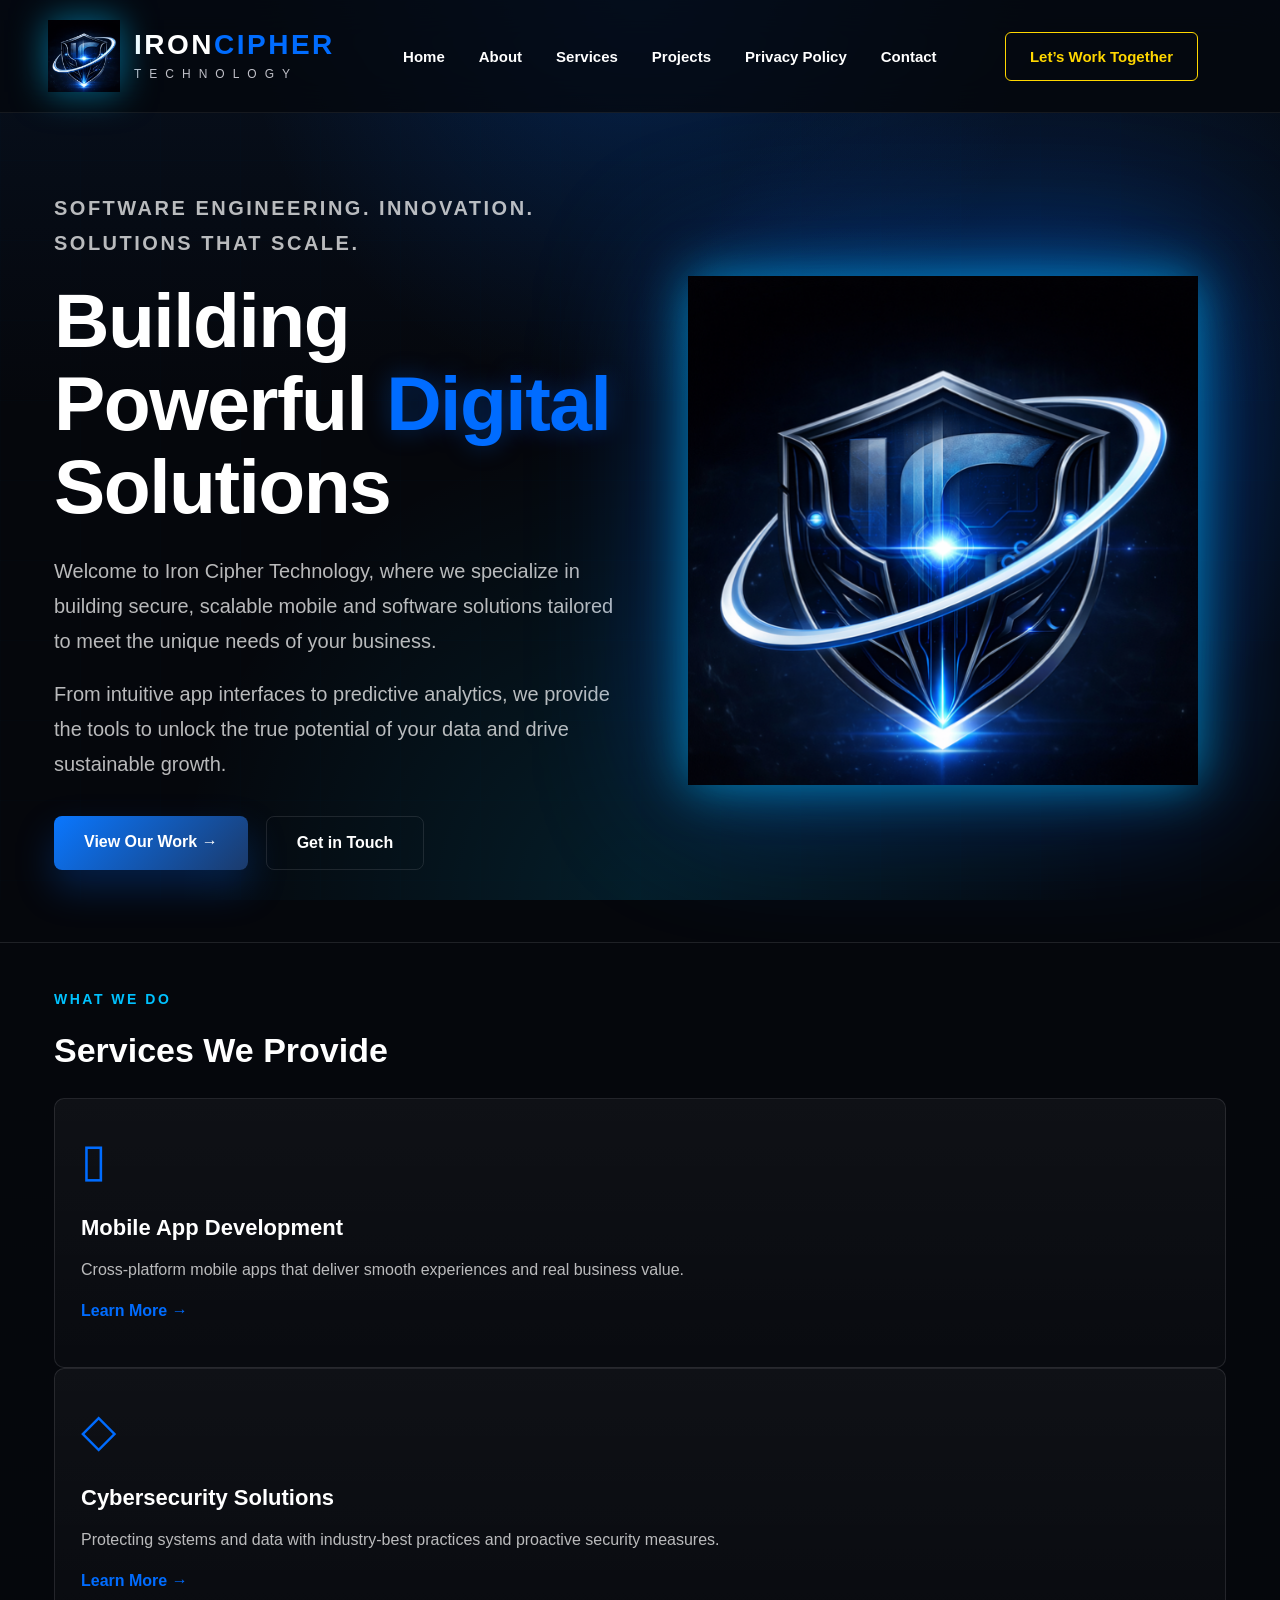
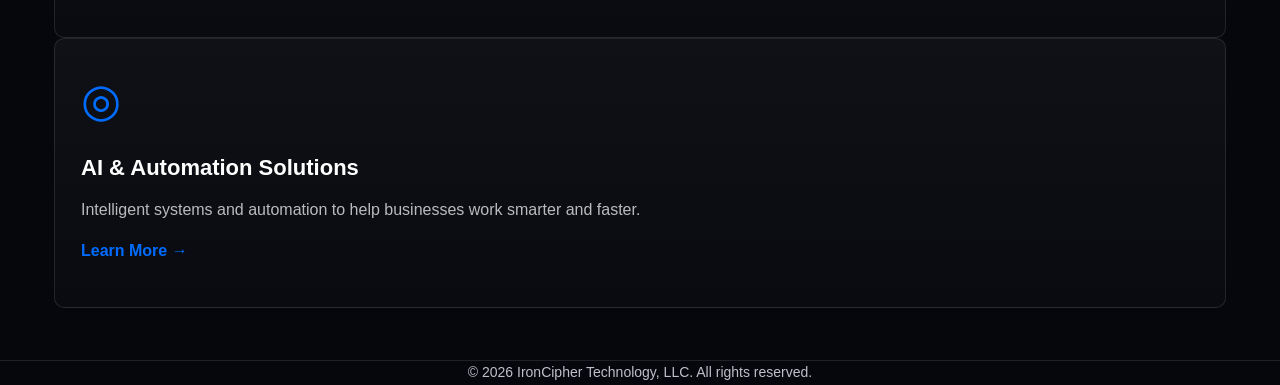
<file: index.html>
<!DOCTYPE html>
<html lang="en">
<head>
  <meta charset="UTF-8" />
  <meta name="viewport" content="width=device-width, initial-scale=1.0" />

  <title>IronCipher Technology | Home</title>

  <link rel="stylesheet" href="css/style.css" />
  <link rel="icon" type="image/png" href="images/favicon.png">
</head>

<body>
  <div class="page-bg"></div>

  <header class="site-header">
    <div class="logo-wrap">
      <img src="images/logo1.png" alt="IronCipher Technology Logo" class="site-logo" />

      <div class="logo-text">
        <h1>IRON<span>CIPHER</span></h1>
        <p>TECHNOLOGY</p>
      </div>
    </div>

    <nav class="nav-links" id="navLinks">
      <a href="/index">Home</a>
      <a href="/about">About</a>
      <a href="/services">Services</a>
      <a href="/projects">Projects</a>
      <a href="/privacypolicy">Privacy Policy</a>
      <a href="/contact">Contact</a>
    </nav>

    <a href="contact.html" class="header-btn">Let’s Work Together</a>

    <button class="menu-btn" id="menuBtn" aria-label="Open menu">☰</button>
  </header>

  <main>
    <section class="hero">
      <div class="hero-content">
        <p class="section-tag">SOFTWARE ENGINEERING. INNOVATION. SOLUTIONS THAT SCALE.</p>

        <h2>
          Building Powerful
          <span>Digital</span> Solutions
        </h2>

        <p>
          Welcome to Iron Cipher Technology, where we specialize in building secure,
          scalable mobile and software solutions tailored to meet the unique needs
          of your business.
        </p>

        <p>
          From intuitive app interfaces to predictive analytics, we provide the tools
          to unlock the true potential of your data and drive sustainable growth.
        </p>

        <div class="hero-buttons">
          <a href="projects.html" class="primary-btn">View Our Work →</a>
          <a href="contact.html" class="secondary-btn">Get in Touch</a>
        </div>
      </div>

      <div class="hero-image">
        <img src="images/logo1.png" alt="IronCipher Shield Logo" />
      </div>
    </section>

    <section class="services-section">
      <p class="section-tag">WHAT WE DO</p>
      <h3>Services We Provide</h3>
<!--
      <div class="services-grid">
        <div class="service-card">
          <div class="service-icon">&lt;/&gt;</div>
          <h4>Software Development</h4>
          <p>
            Custom applications built with modern technologies that are scalable,
            secure, and efficient.
          </p>
          <a href="services.html">Learn More →</a>
        </div>
        -->

        <div class="service-card">
          <div class="service-icon">▯</div>
          <h4>Mobile App Development</h4>
          <p>
            Cross-platform mobile apps that deliver smooth experiences and real
            business value.
          </p>
          <a href="services.html">Learn More →</a>
        </div>

        <div class="service-card">
          <div class="service-icon">◇</div>
          <h4>Cybersecurity Solutions</h4>
          <p>
            Protecting systems and data with industry-best practices and proactive
            security measures.
          </p>
          <a href="services.html">Learn More →</a>
        </div>

        <div class="service-card">
          <div class="service-icon">◎</div>
          <h4>AI & Automation Solutions</h4>
          <p>
            Intelligent systems and automation to help businesses work smarter
            and faster.
          </p>
          <a href="services.html">Learn More →</a>
        </div>
      </div>
    </section>


    <!-- 
    <section class="projects-section">
      <div class="section-top">
        <div>
          <p class="section-tag">FEATURED PROJECTS</p>
          <h3>Things I’ve Built</h3>
        </div>

        <a href="projects.html" class="view-link">View All Projects →</a>
      </div>

      <div class="projects-grid">
        <div class="project-card">
          <div class="project-image project-one"></div>
          <div class="project-info">
            <h4>Planr: The Blue Print</h4>
            <p>Productivity & Focus Timer App</p>
          </div>
        </div>

        
        <div class="project-card">
          <div class="project-image project-two"></div>
          <div class="project-info">
            <h4>Cooking App Coming Soon</h4>
            <p>Recipe discovery, meal planning & more</p>
          </div>
        </div>
        

        <div class="project-card">
          <div class="project-image project-three"></div>
          <div class="project-info">
            <h4>IronCipher Portfolio</h4>
            <p>Personal portfolio and brand website</p>
          </div>
        </div>
      </div>
    </section>
  </main>

 <footer class="footer">
    <div class="footer-brand">
      <img src="images/logo1.png" alt="IronCipher Logo" />

      <div>
        <h3>IRON<span>CIPHER</span></h3>
        <p>Building secure, scalable, and intelligent digital solutions.</p>
      </div>
    </div>
--> 

<center>
    <p class="copyright">
      © 2026 IronCipher Technology, LLC. All rights reserved.</p>
  </footer>
</center>

  <script src="js/main.js"></script>
</body>
</html>
</file>
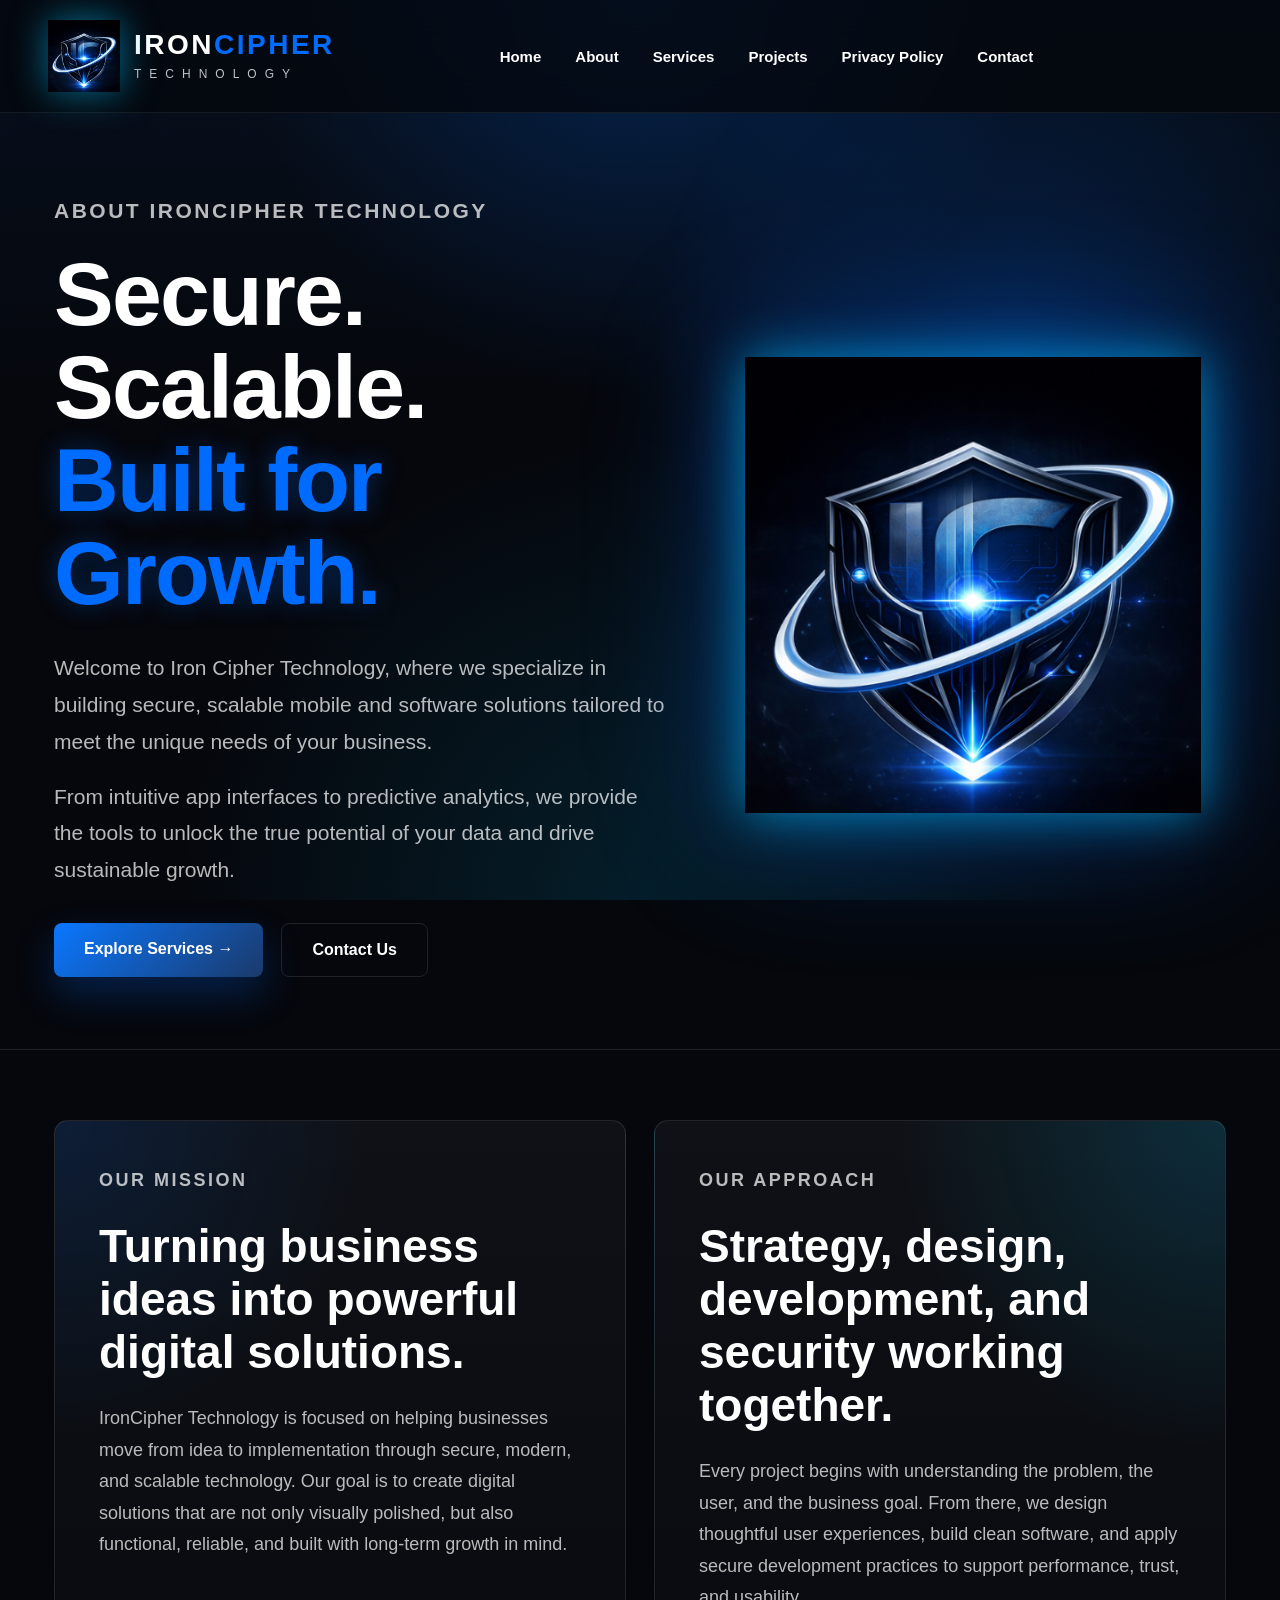
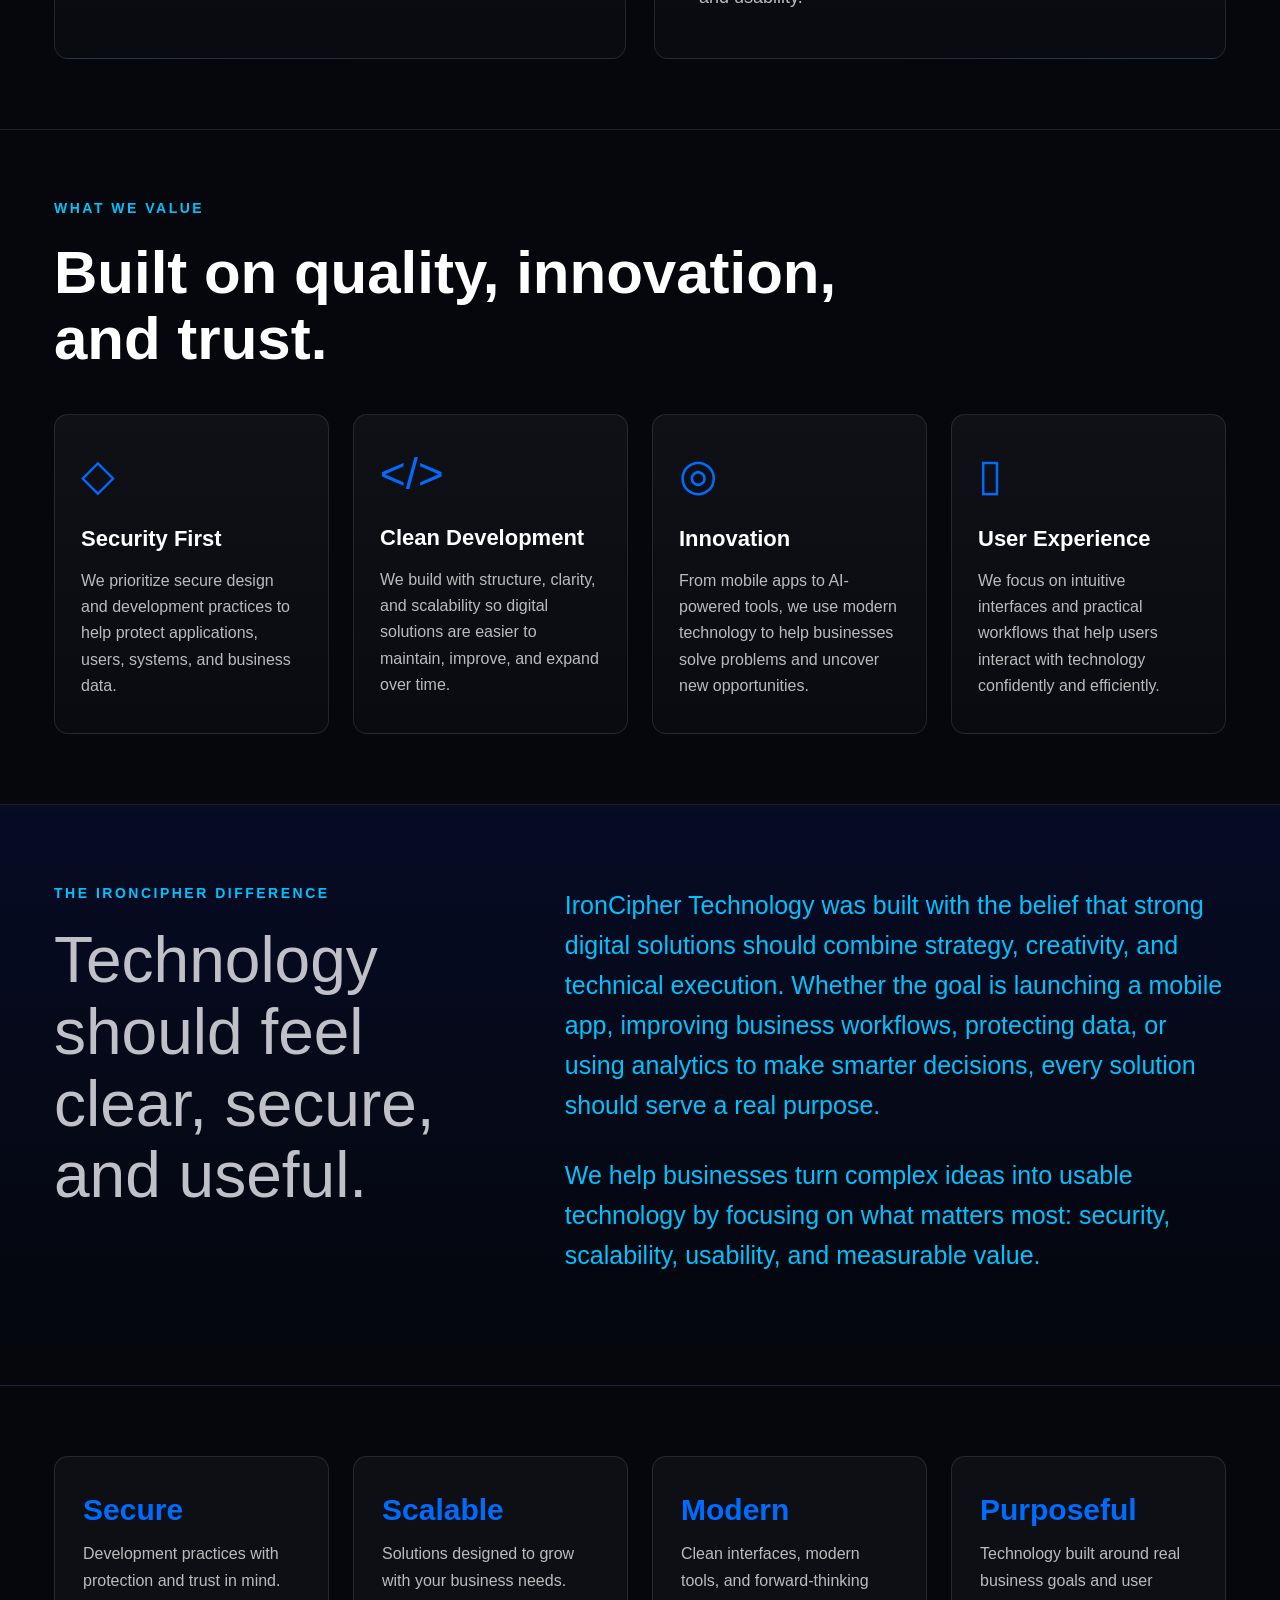
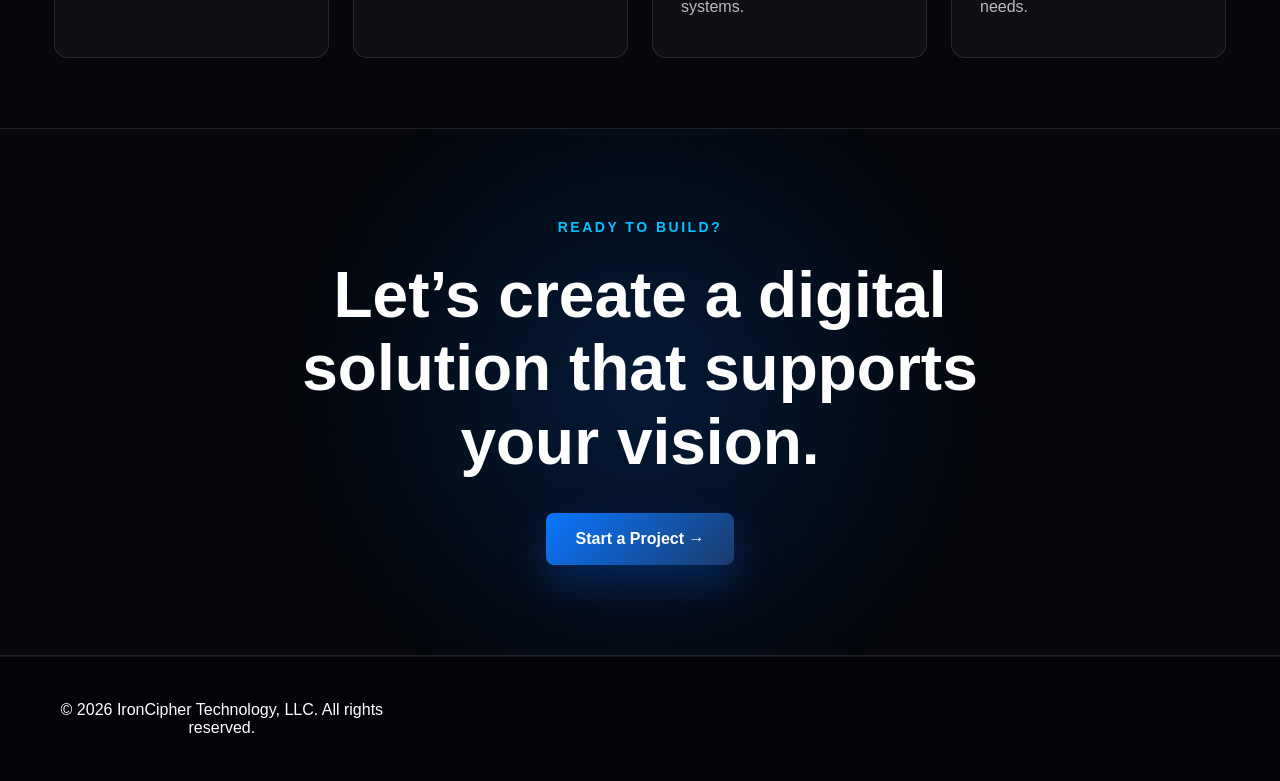
<file: about.html>
<!DOCTYPE html>
<html lang="en">
<head>
  <meta charset="UTF-8" />
  <meta name="viewport" content="width=device-width, initial-scale=1.0" />

  <title>About | IronCipher Technology</title>

  <link rel="stylesheet" href="css/about.css" />
  <link rel="icon" type="image/png" href="images/favicon.png">
</head>

<body>
  <div class="page-bg"></div>

  <header class="site-header">
    <div class="logo-wrap">
      <img src="images/logo1.png" alt="IronCipher Technology Logo" class="site-logo" />

      <div class="logo-text">
        <h1>IRON<span>CIPHER</span></h1>
        <p>TECHNOLOGY</p>
      </div>
    </div>

    <nav class="nav-links" id="navLinks">
      <a href="/index">Home</a>
      <a href="/about">About</a>
      <a href="/services">Services</a>
      <a href="/projects">Projects</a>
      <a href="/privacypolicy">Privacy Policy</a>
      <a href="/contact">Contact</a>
    </nav>

    <!--<a href="contact.html" class="header-btn">Let’s Work Together</a> -->

    <button class="menu-btn" id="menuBtn" aria-label="Open menu">☰</button>
  </header>

  <main>
    <section class="about-hero">
      <div class="about-hero-content">
        <p class="section-tag">ABOUT IRONCIPHER TECHNOLOGY</p>

        <h2>
          Secure. Scalable.
          <span>Built for Growth.</span>
        </h2>

        <p>
          Welcome to Iron Cipher Technology, where we specialize in building secure,
          scalable mobile and software solutions tailored to meet the unique needs
          of your business.
        </p>

        <p>
          From intuitive app interfaces to predictive analytics, we provide the tools
          to unlock the true potential of your data and drive sustainable growth.
        </p>

        <div class="hero-buttons">
          <a href="services.html" class="primary-btn">Explore Services →</a>
          <a href="contact.html" class="secondary-btn">Contact Us</a>
        </div>
      </div>

      <div class="about-hero-logo">
        <img src="images/logo1.png" alt="IronCipher Shield Logo" />
      </div>
    </section>

    <section class="mission-section">
      <div class="mission-card">
        <p class="section-tag">OUR MISSION</p>

        <h3>Turning business ideas into powerful digital solutions.</h3>

        <p>
          IronCipher Technology is focused on helping businesses move from idea to
          implementation through secure, modern, and scalable technology. Our goal is
          to create digital solutions that are not only visually polished, but also
          functional, reliable, and built with long-term growth in mind.
        </p>
      </div>

      <div class="mission-card accent">
        <p class="section-tag">OUR APPROACH</p>

        <h3>Strategy, design, development, and security working together.</h3>

        <p>
          Every project begins with understanding the problem, the user, and the
          business goal. From there, we design thoughtful user experiences, build clean
          software, and apply secure development practices to support performance,
          trust, and usability.
        </p>
      </div>
    </section>

    <section class="values-section">
      <div class="section-heading">
        <p class="section-tag">WHAT WE VALUE</p>
        <h3>Built on quality, innovation, and trust.</h3>
      </div>

      <div class="values-grid">
        <div class="value-card">
          <div class="value-icon">◇</div>
          <h4>Security First</h4>
          <p>
            We prioritize secure design and development practices to help protect
            applications, users, systems, and business data.
          </p>
        </div>

        <div class="value-card">
          <div class="value-icon">&lt;/&gt;</div>
          <h4>Clean Development</h4>
          <p>
            We build with structure, clarity, and scalability so digital solutions are
            easier to maintain, improve, and expand over time.
          </p>
        </div>

        <div class="value-card">
          <div class="value-icon">◎</div>
          <h4>Innovation</h4>
          <p>
            From mobile apps to AI-powered tools, we use modern technology to help
            businesses solve problems and uncover new opportunities.
          </p>
        </div>

        <div class="value-card">
          <div class="value-icon">▯</div>
          <h4>User Experience</h4>
          <p>
            We focus on intuitive interfaces and practical workflows that help users
            interact with technology confidently and efficiently.
          </p>
        </div>
      </div>
    </section>

    <section class="story-section">
      <div class="story-left">
        <p class="section-tag">THE IRONCIPHER DIFFERENCE</p>

        <h3>
          Technology should feel clear, secure, and useful.
        </h3>
      </div>

      <div class="story-right">
        <p>
          IronCipher Technology was built with the belief that strong digital solutions
          should combine strategy, creativity, and technical execution. Whether the goal
          is launching a mobile app, improving business workflows, protecting data, or
          using analytics to make smarter decisions, every solution should serve a real
          purpose.
        </p>

        <p>
          We help businesses turn complex ideas into usable technology by focusing on
          what matters most: security, scalability, usability, and measurable value.
        </p>
      </div>
    </section>

    <section class="stats-section">
      <div class="stat-card">
        <h4>Secure</h4>
        <p>Development practices with protection and trust in mind.</p>
      </div>

      <div class="stat-card">
        <h4>Scalable</h4>
        <p>Solutions designed to grow with your business needs.</p>
      </div>

      <div class="stat-card">
        <h4>Modern</h4>
        <p>Clean interfaces, modern tools, and forward-thinking systems.</p>
      </div>

      <div class="stat-card">
        <h4>Purposeful</h4>
        <p>Technology built around real business goals and user needs.</p>
      </div>
    </section>

    <section class="about-cta">
      <p class="section-tag">READY TO BUILD?</p>
      <h3>Let’s create a digital solution that supports your vision.</h3>
      <a href="contact.html" class="primary-btn">Start a Project →</a>
    </section>
  </main>
<center>
    <footer class="footer">
    <p>© 2026 IronCipher Technology, LLC. All rights reserved.</p>
  </footer>
  </center>

  <script src="js/main.js"></script>
</body>
</html>
</file>
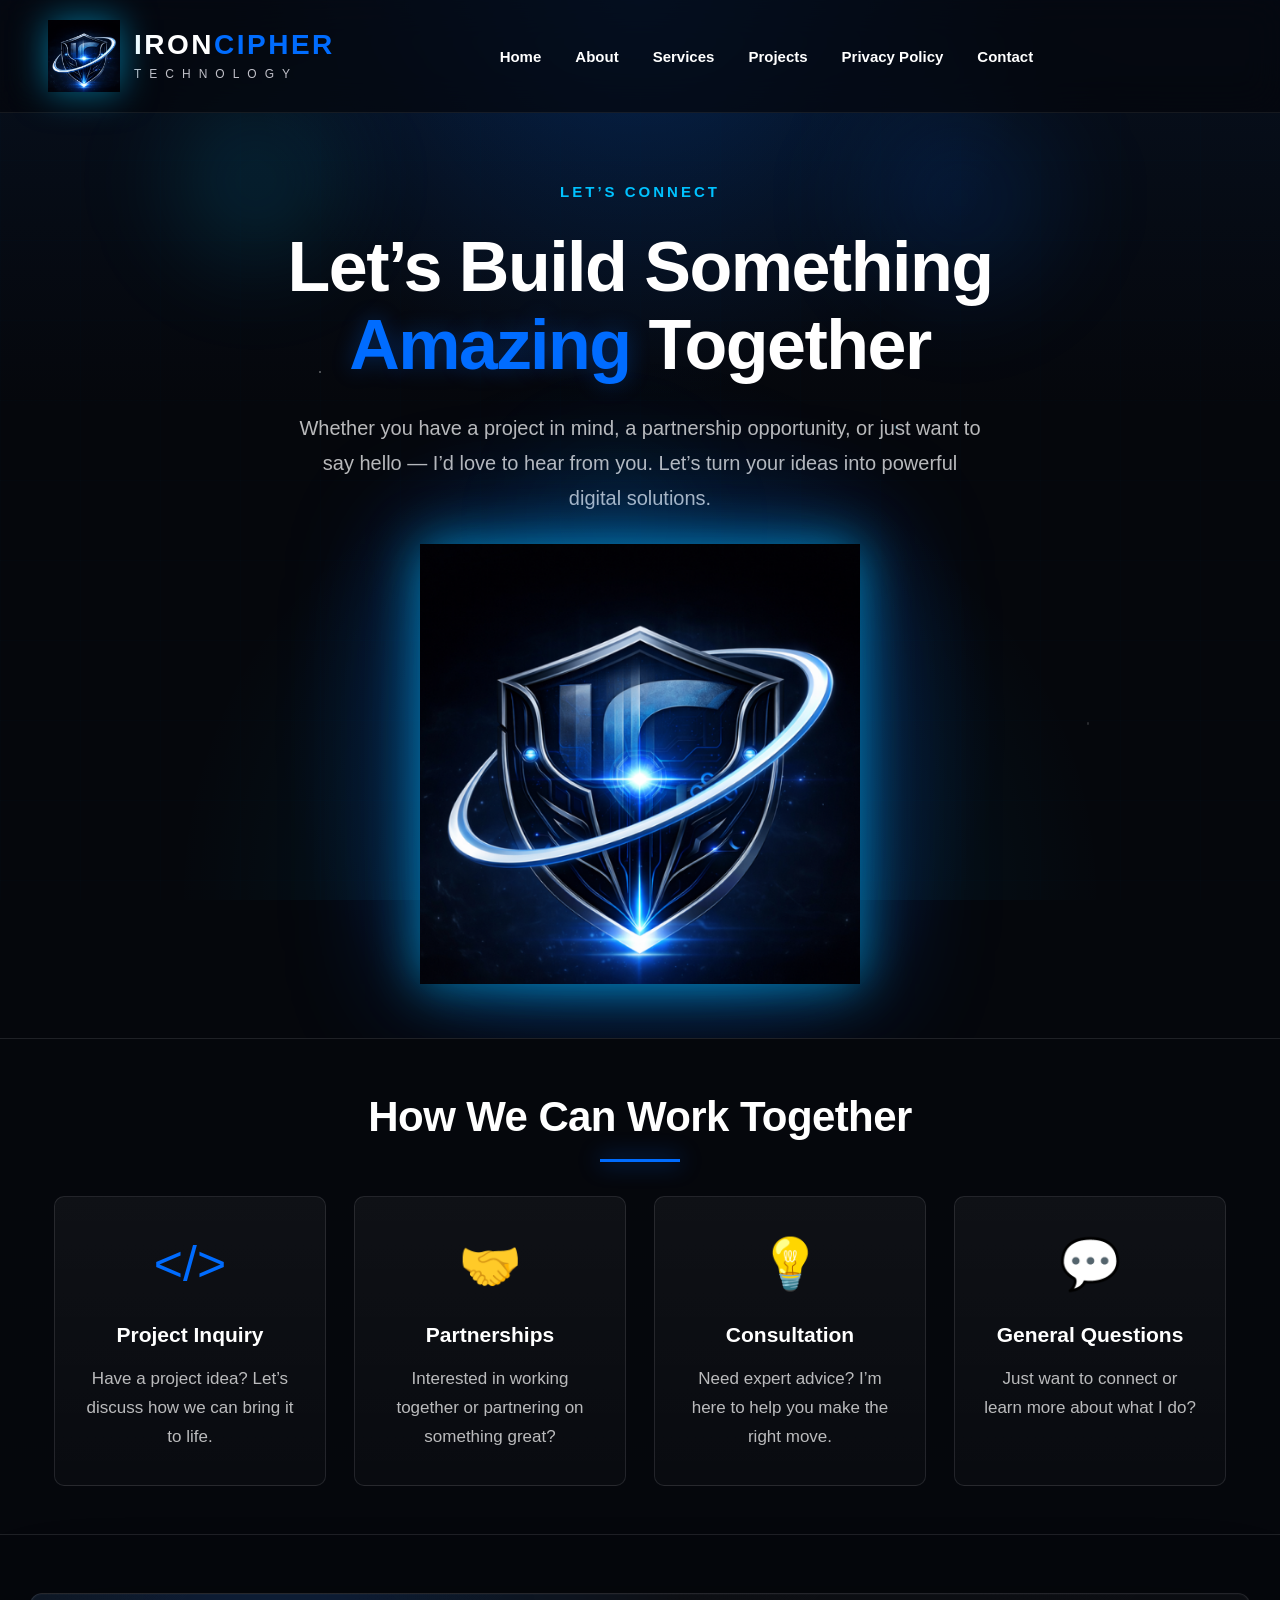
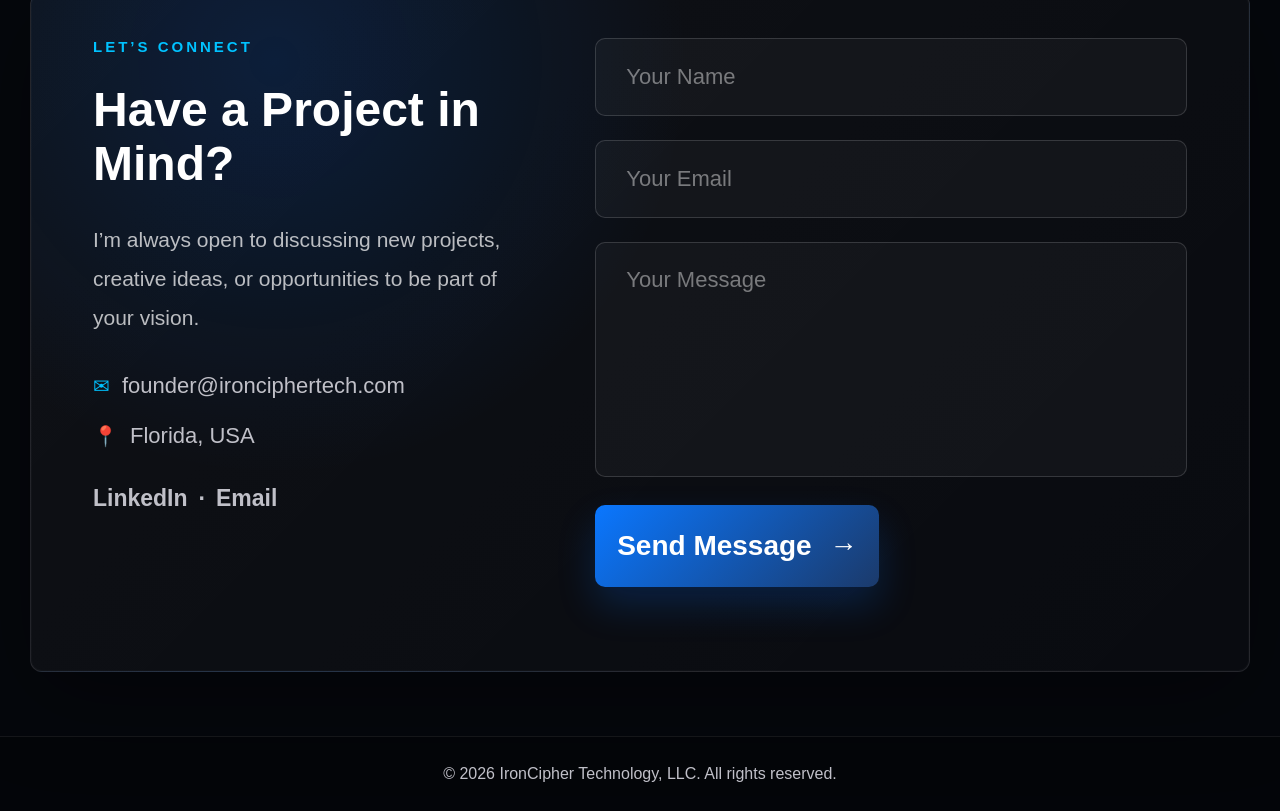
<file: contact.html>
<!DOCTYPE html>
<html lang="en">
<head>
  <meta charset="UTF-8" />
  <meta name="viewport" content="width=device-width, initial-scale=1.0" />

  <title>Contact | IronCipher Technology</title>

  <link rel="stylesheet" href="css/contact.css" />
  <link rel="icon" type="image/png" href="images/favicon.png">
</head>

<body>
  <div class="page-bg"></div>

  <header class="site-header">
    <div class="logo-wrap">
      <img src="images/logo1.png" alt="IronCipher Technology Logo" class="site-logo" />

      <div class="logo-text">
        <h1>IRON<span>CIPHER</span></h1>
        <p>TECHNOLOGY</p>
      </div>
    </div>

    <nav class="nav-links" id="navLinks">
      <a href="/index">Home</a>
      <a href="/about">About</a>
      <a href="/services">Services</a>
      <a href="/projects">Projects</a>
      <a href="/privacypolicy">Privacy Policy</a>
      <a href="/contact">Contact</a>
    </nav>

    <!-- <a href="#contact-section" class="header-btn">Let’s Work Together</a> -->

    <button class="menu-btn" id="menuBtn" aria-label="Open menu">
      ☰
    </button>
  </header>

  <main>
    <section class="contact-hero">
      <div class="hero-content">
        <p class="section-tag">LET’S CONNECT</p>

        <h2>
          Let’s Build Something
          <span>Amazing</span> Together
        </h2>

        <p class="hero-description">
          Whether you have a project in mind, a partnership opportunity,
          or just want to say hello — I’d love to hear from you.
          Let’s turn your ideas into powerful digital solutions.
        </p>

        <div class="hero-logo-glow">
          <img src="images/logo1.png" alt="IronCipher Logo" />
        </div>
      </div>
    </section>

    <section class="work-together">
      <div class="section-heading">
        <h3>How We Can Work Together</h3>
        <div class="heading-line"></div>
      </div>

      <div class="work-grid">
        <div class="work-card">
          <div class="work-icon">&lt;/&gt;</div>
          <h4>Project Inquiry</h4>
          <p>
            Have a project idea? Let’s discuss how we can bring it to life.
          </p>
        </div>

        <div class="work-card">
          <div class="work-icon">🤝</div>
          <h4>Partnerships</h4>
          <p>
            Interested in working together or partnering on something great?
          </p>
        </div>

        <div class="work-card">
          <div class="work-icon">💡</div>
          <h4>Consultation</h4>
          <p>
            Need expert advice? I’m here to help you make the right move.
          </p>
        </div>

        <div class="work-card">
          <div class="work-icon">💬</div>
          <h4>General Questions</h4>
          <p>
            Just want to connect or learn more about what I do?
          </p>
        </div>
      </div>
    </section>

    <section class="contact-panel" id="contact-section">
      <div class="contact-info">
        <p class="section-tag">LET’S CONNECT</p>

        <h3>Have a Project in Mind?</h3>

        <p class="contact-copy">
          I’m always open to discussing new projects, creative ideas,
          or opportunities to be part of your vision.
        </p>

        <div class="contact-details">
          <p>
            <span>✉</span>
            <a href="mailto:founder@ironciphertech.com">founder@ironciphertech.com</a>
          </p>

          <p>
            <span>📍</span>
            Florida, USA
          </p>
        </div>

        <div class="social-links">
          <a href="https://www.linkedin.com/in/kristie-kelly/" aria-label="LinkedIn">LinkedIn</a>
          <span>·</span>
          
          <a href="mailto:founder@ironciphertech.com" aria-label="Email">Email</a>
        </div>
      </div>
<form
  class="contact-form"
  id="contactForm"
  action="https://formspree.io/f/xgogapkb"
  method="POST"
>
  <div class="form-group">
    <input
      type="text"
      id="name"
      name="name"
      placeholder="Your Name"
      required
    />
  </div>

  <div class="form-group">
    <input
      type="email"
      id="email"
      name="email"
      placeholder="Your Email"
      required
    />
  </div>

  <div class="form-group">
    <textarea
      id="message"
      name="message"
      placeholder="Your Message"
      required
    ></textarea>
  </div>

  <input
    type="hidden"
    name="_subject"
    value="New message from IronCipher Technology website"
  />

  <button type="submit" class="send-btn">
    Send Message <span>→</span>
  </button>

  <p class="form-status" id="formStatus"></p>
</form>
    </section>
  </main>

  <footer class="footer">
    <p>© 2026 IronCipher Technology, LLC. All rights reserved.</p>
  </footer>

  <script src="js/contact.js"></script>
</body>
</html>
</file>
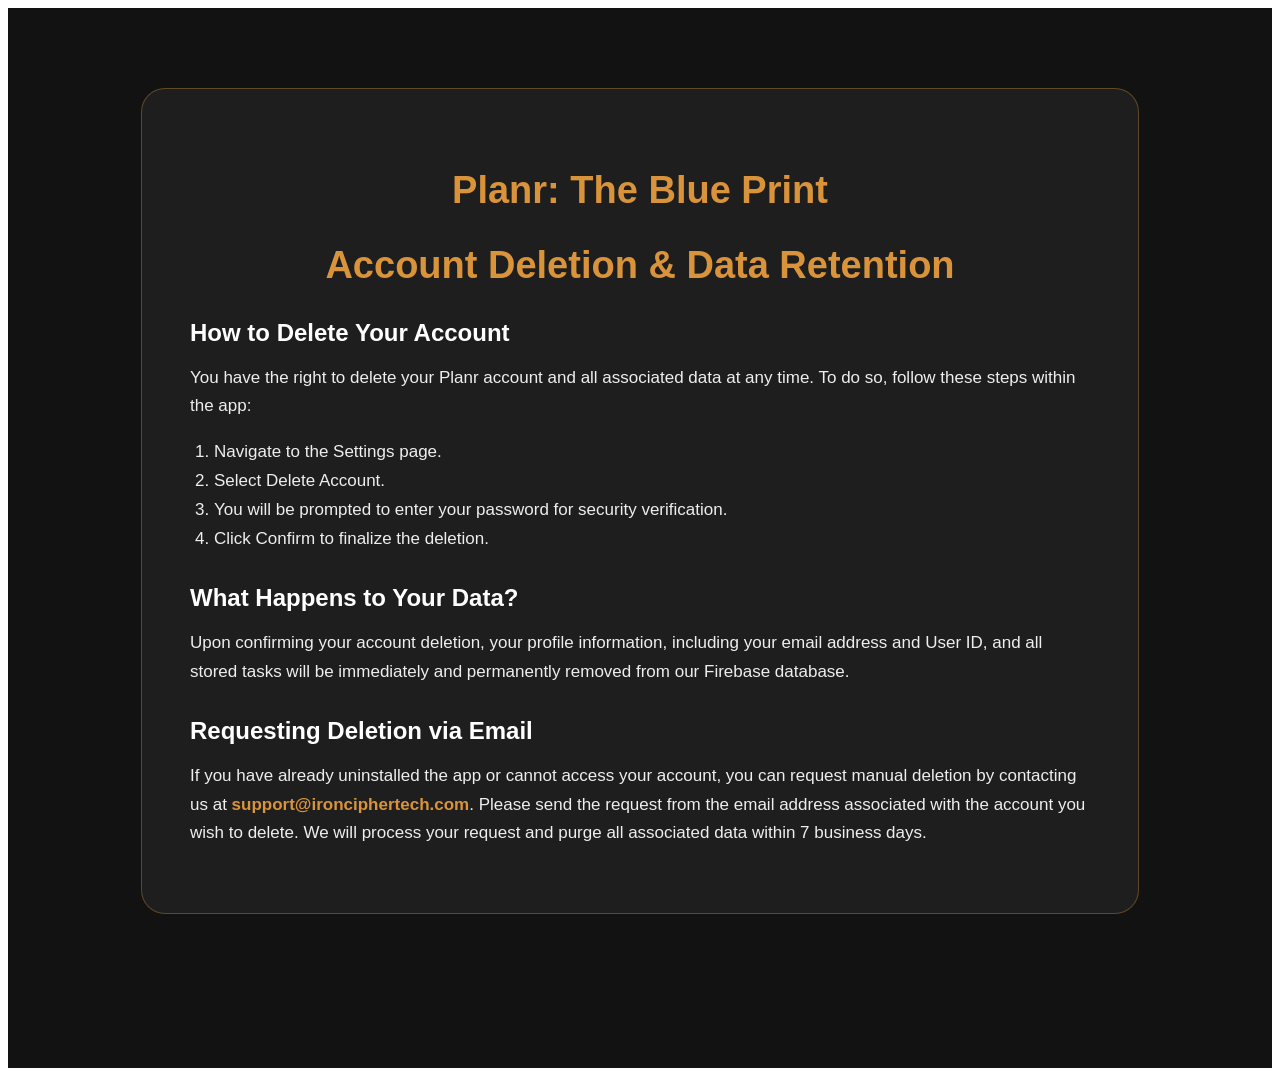
<file: planraccountdeletion.html>
<!DOCTYPE html>
<html lang="en">
<head>
  <meta charset="UTF-8" />
  <meta name="viewport" content="width=device-width, initial-scale=1.0" />
<link rel="stylesheet" href="css/planraccountdeletion.css">

</head>

<section class="account-deletion-page">
  <div class="account-deletion-card">
    <center><h1> Planr: The Blue Print</h1>
    <h1>Account Deletion & Data Retention</h1></center>

    <h2>How to Delete Your Account</h2>
    <p>
      You have the right to delete your Planr account and all associated data at any time.
      To do so, follow these steps within the app:
    </p>

    <ol>
      <li>Navigate to the Settings page.</li>
      <li>Select Delete Account.</li>
      <li>You will be prompted to enter your password for security verification.</li>
      <li>Click Confirm to finalize the deletion.</li>
    </ol>

    <h2>What Happens to Your Data?</h2>
    <p>
      Upon confirming your account deletion, your profile information, including your
      email address and User ID, and all stored tasks will be immediately and permanently
      removed from our Firebase database.
    </p>

    <h2>Requesting Deletion via Email</h2>
    <p>
      If you have already uninstalled the app or cannot access your account, you can
      request manual deletion by contacting us at
      <a href="mailto:support@ironciphertech.com">support@ironciphertech.com</a>.
      Please send the request from the email address associated with the account you
      wish to delete. We will process your request and purge all associated data within
      7 business days.
    </p>
  </div>
</section>
</html>
</file>
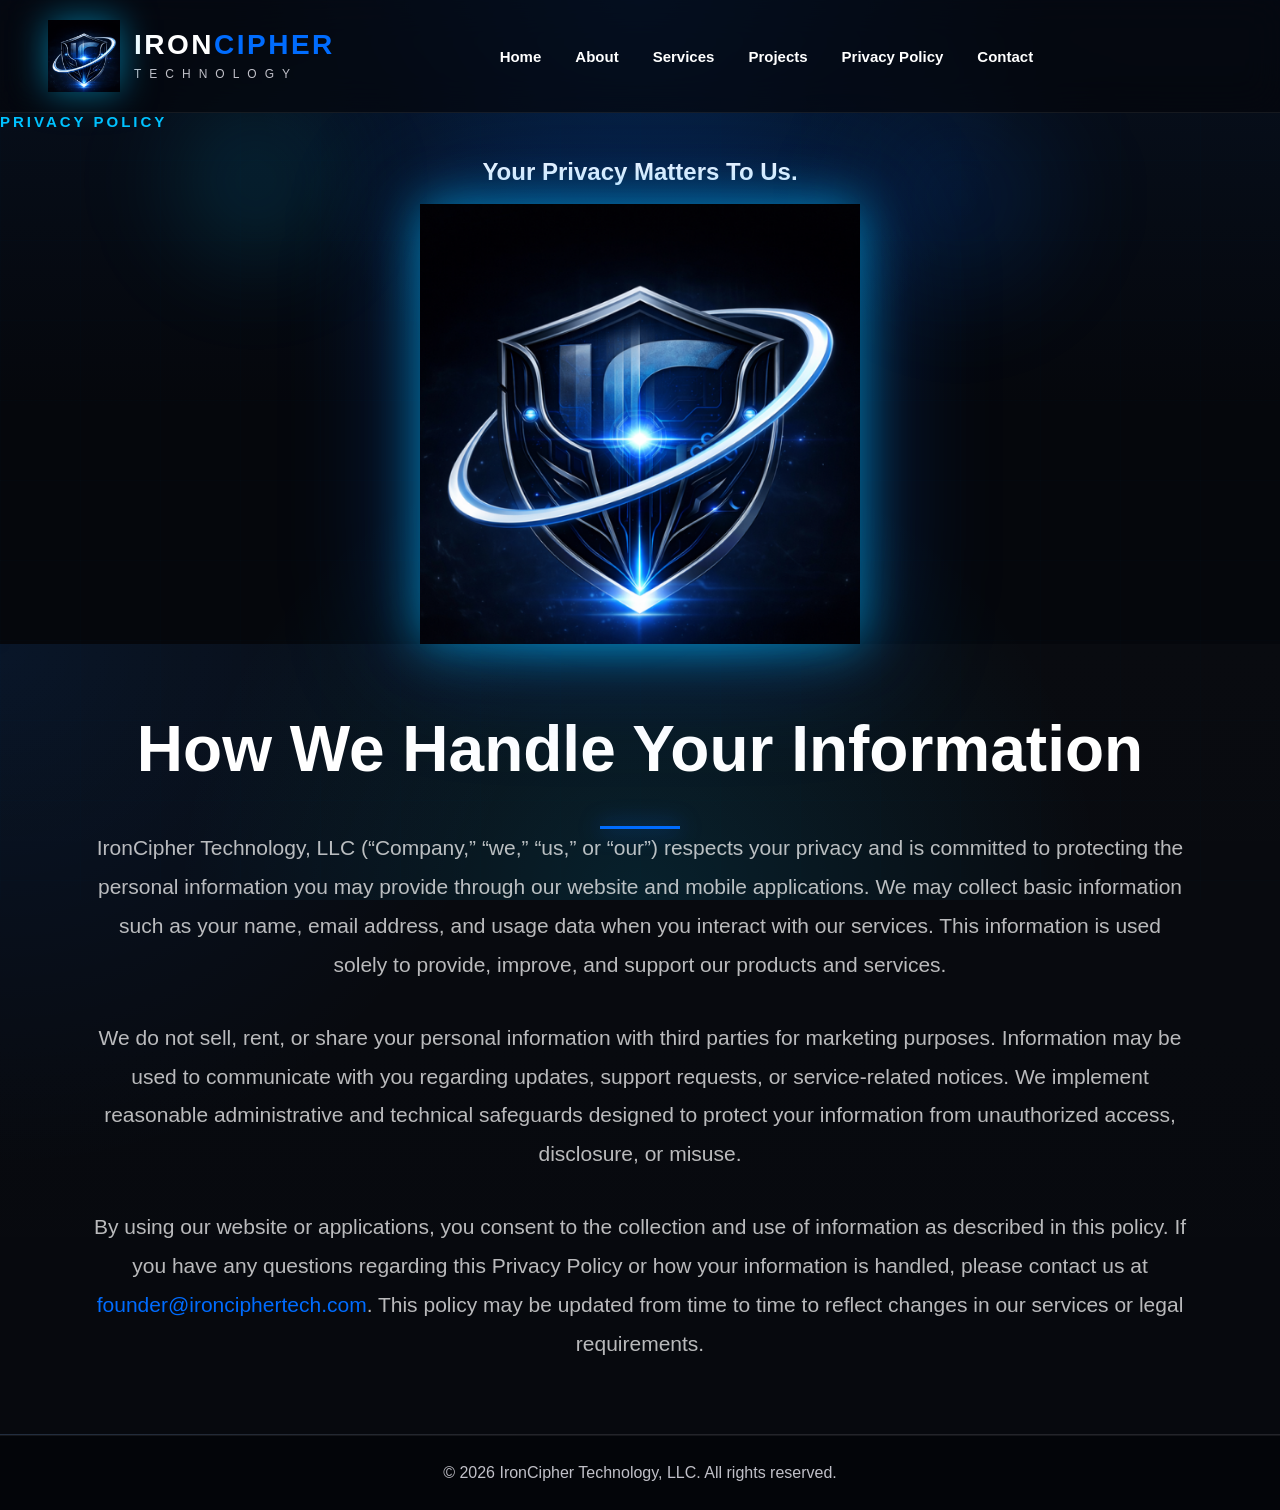
<file: privacypolicy.html>
<!DOCTYPE html>
<html lang="en">
<head>
  <meta charset="UTF-8" />
  <meta name="viewport" content="width=device-width, initial-scale=1.0" />

  <title>Privacy Policy</title>

  <link rel="stylesheet" href="css/privacy.css" />
  <link rel="icon" type="image/png" href="images/favicon.png">
</head>

<body>
  <div class="page-bg"></div>

  <header class="site-header">
    <div class="logo-wrap">
      <img src="images/logo1.png" alt="IronCipher Technology Logo" class="site-logo" />

      <div class="logo-text">
        <h1>IRON<span>CIPHER</span></h1>
        <p>TECHNOLOGY</p>
      </div>
    </div>

    <nav class="nav-links" id="navLinks">
      <a href="/index">Home</a>
      <a href="/about">About</a>
      <a href="/services">Services</a>
      <a href="/projects">Projects</a>
      <a href="/privacypolicy">Privacy Policy</a>
      <a href="/contact">Contact</a>
    </nav>

    <button class="menu-btn" id="menuBtn" aria-label="Open menu">
      ☰
    </button>
  </header>

  <main>
    <section class="policy-hero">
      <div class="policy-hero-content">
        <p class="section-tag">PRIVACY POLICY</p>

        <center><h1>
          Your Privacy Matters
          <span>To Us.</span>
        </h1></center>

        <div class="hero-logo-glow">
          <img src="images/logo1.png" alt="IronCipher Technology Logo" />
        </div>
      </div>
    </section>

    <section class="privacy-section">
      <center><h2>How We Handle Your Information</h2></center>

      <div class="heading-line"></div>

      <center><div class="policy-content">
        <p>
          IronCipher Technology, LLC (“Company,” “we,” “us,” or “our”) respects your
          privacy and is committed to protecting the personal information you may
          provide through our website and mobile applications. We may collect basic
          information such as your name, email address, and usage data when you
          interact with our services. This information is used solely to provide,
          improve, and support our products and services.
        </p>

        <p>
          We do not sell, rent, or share your personal information with third parties
          for marketing purposes. Information may be used to communicate with you
          regarding updates, support requests, or service-related notices. We implement
          reasonable administrative and technical safeguards designed to protect your
          information from unauthorized access, disclosure, or misuse.
        </p>

        <p>
          By using our website or applications, you consent to the collection and use
          of information as described in this policy. If you have any questions
          regarding this Privacy Policy or how your information is handled, please
          contact us at
          <a href="mailto:founder@ironciphertech.com">founder@ironciphertech.com</a>.
          This policy may be updated from time to time to reflect changes in our
          services or legal requirements.
        </p>
      </div>
    </section>
  </main>

  <footer class="footer">
    <p>© 2026 IronCipher Technology, LLC. All rights reserved.</p>
  </footer>

  <script src="js/main.js"></script>
</body>
</html>
</file>
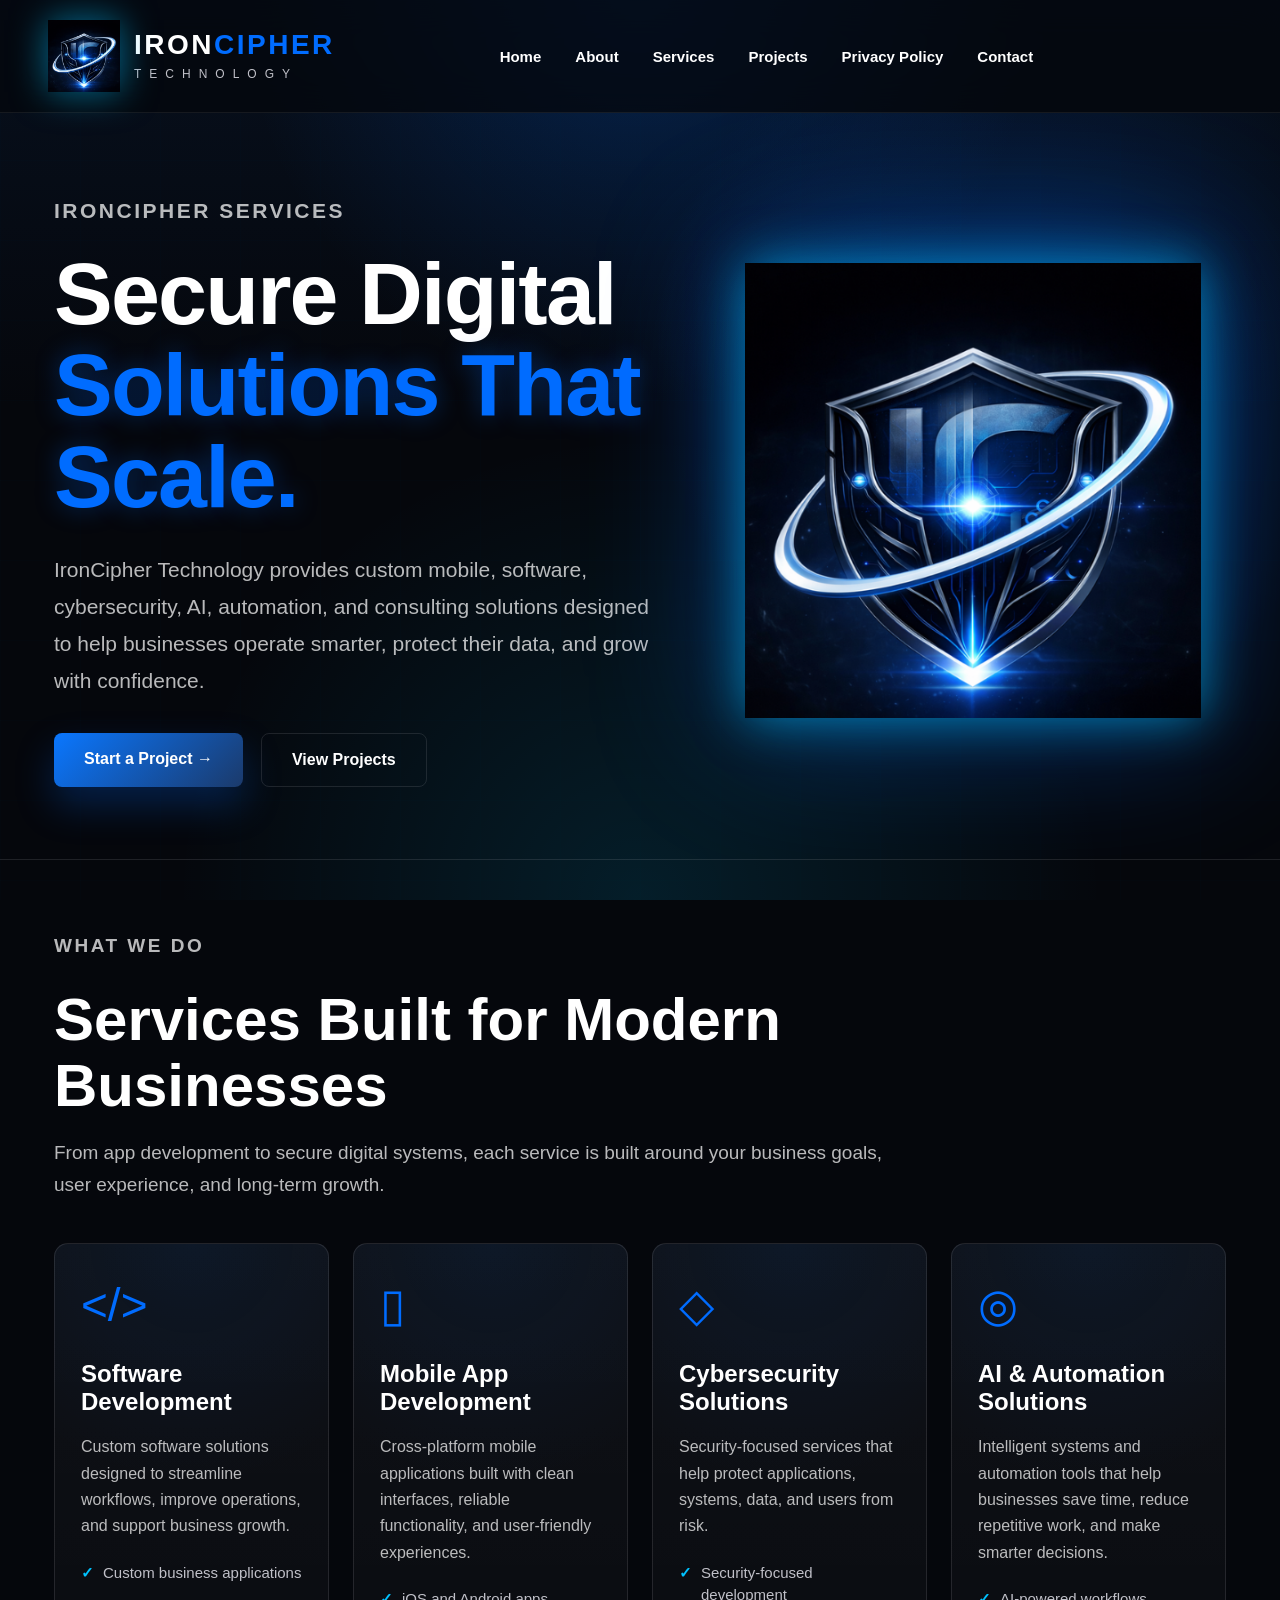
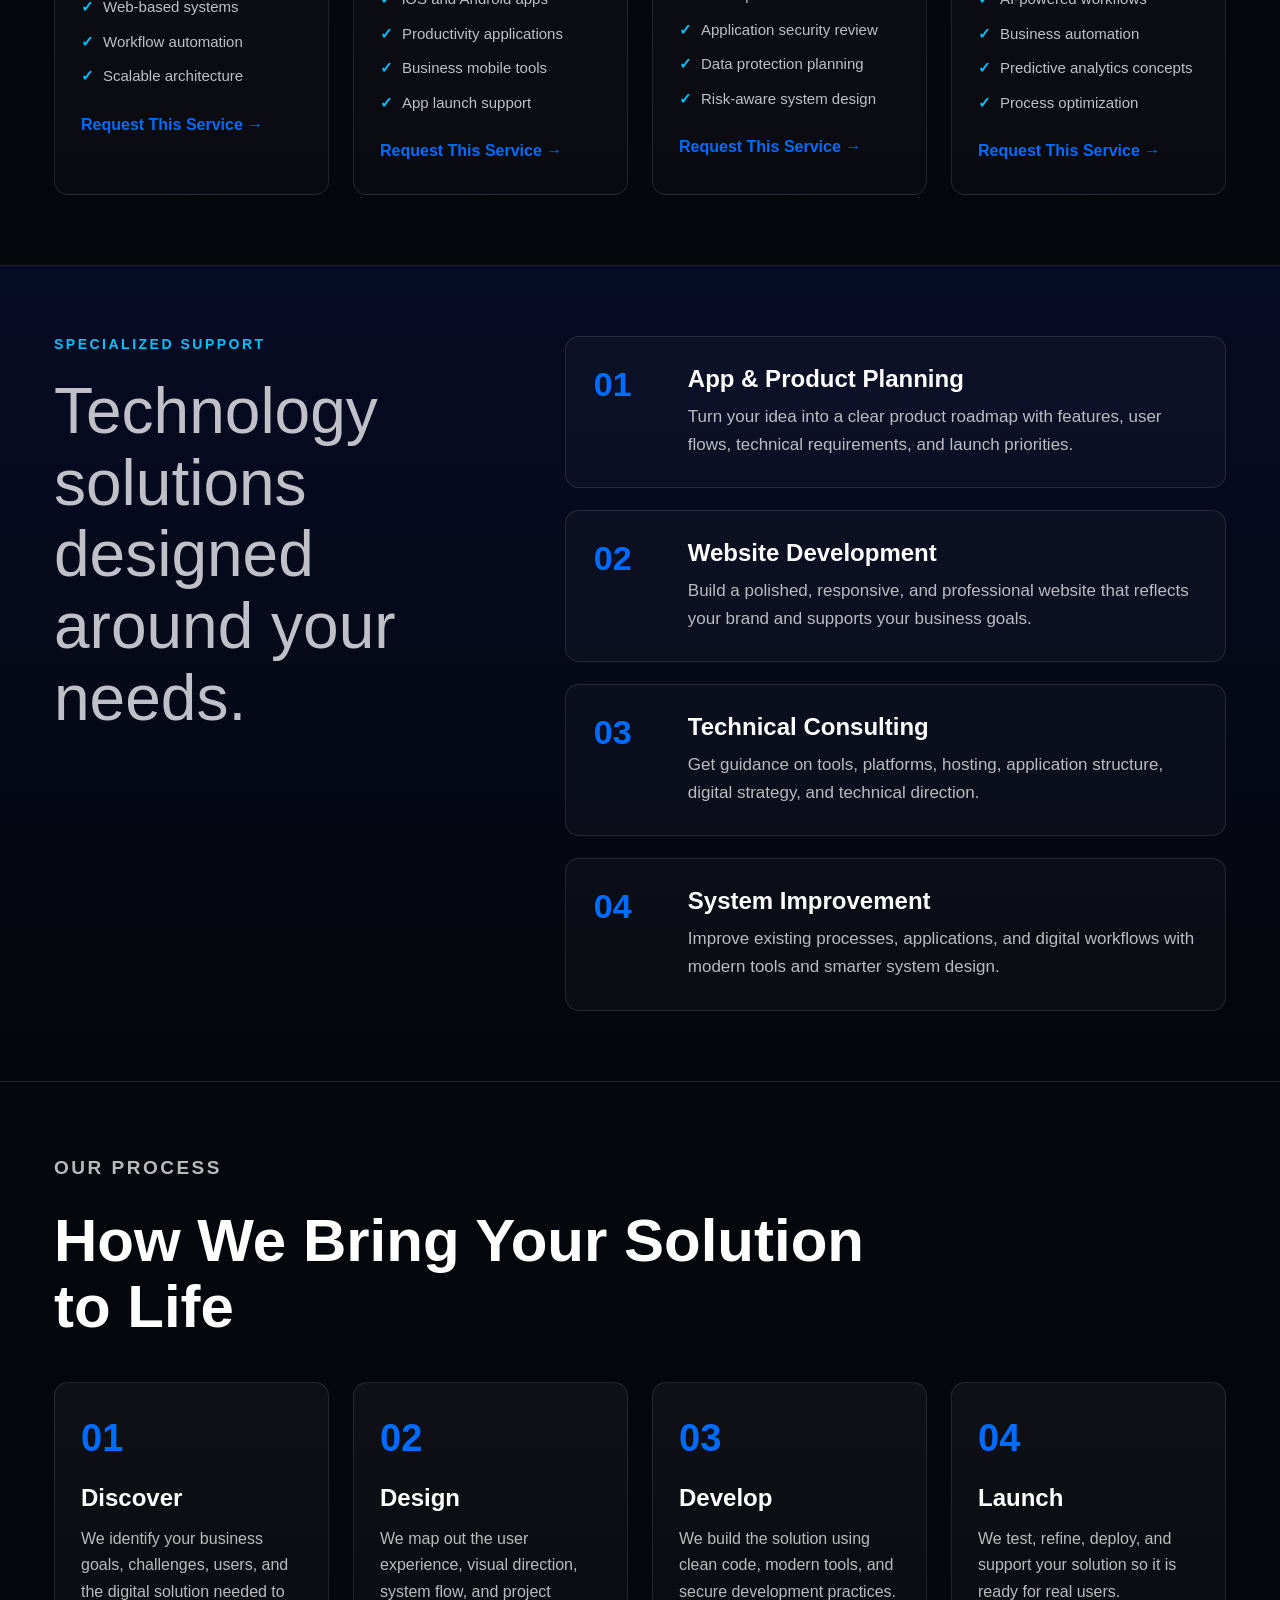
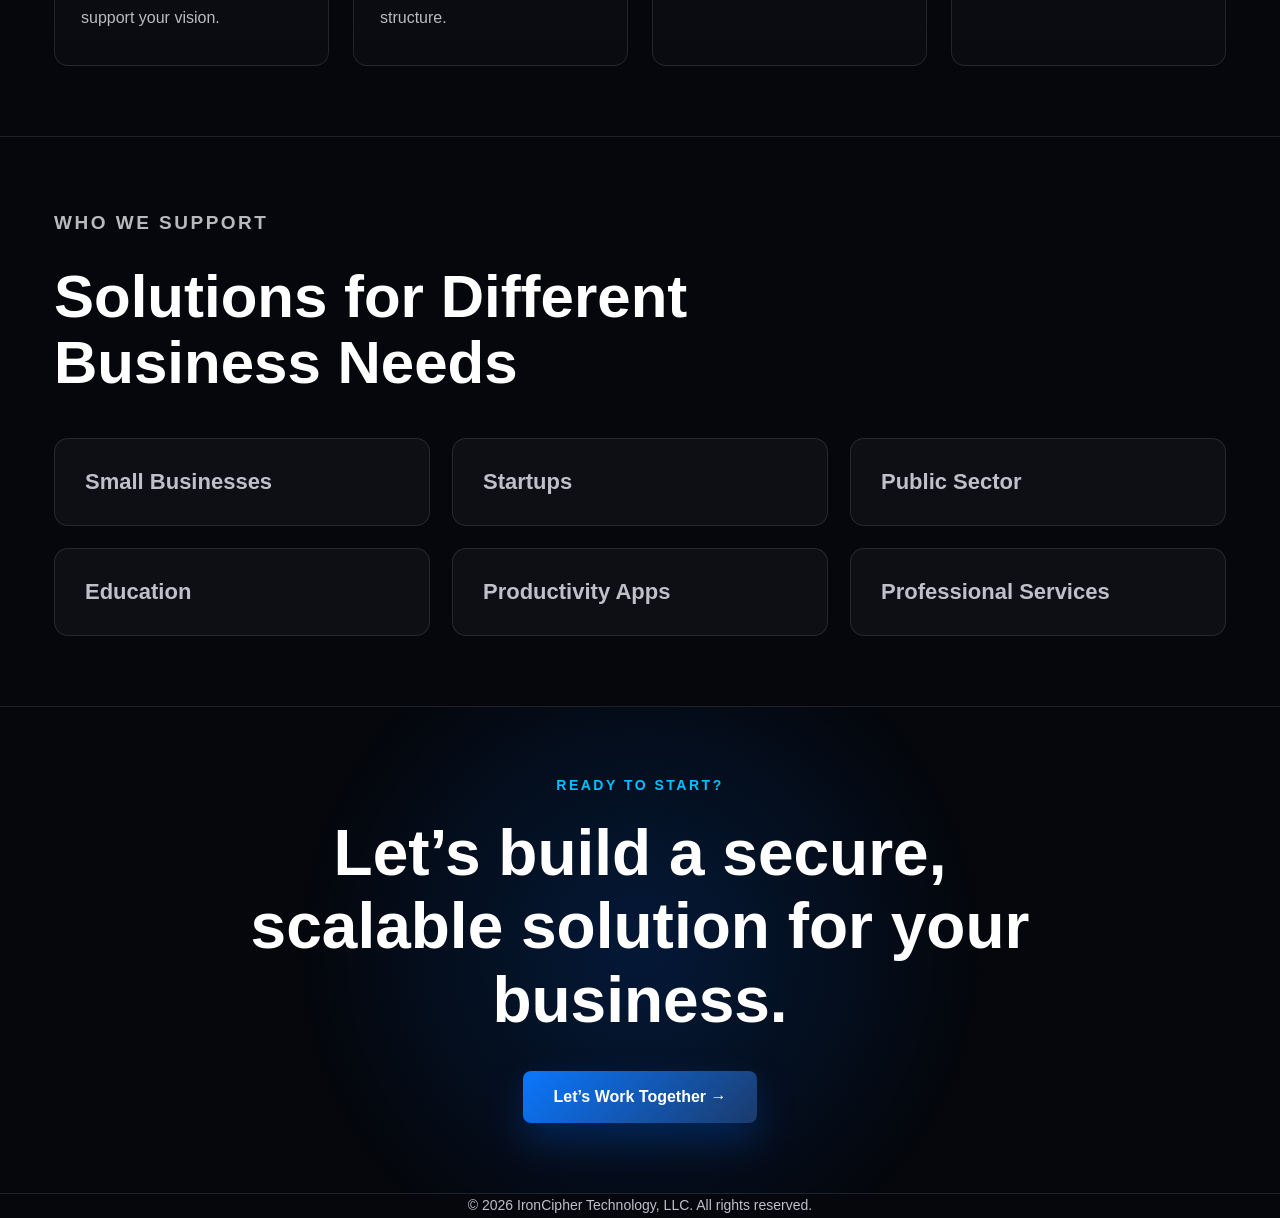
<file: services.html>
<!DOCTYPE html>
<html lang="en">
<head>
  <meta charset="UTF-8" />
  <meta name="viewport" content="width=device-width, initial-scale=1.0" />

  <title>Services | IronCipher Technology</title>

  <link rel="stylesheet" href="css/services.css" />
  <link rel="icon" type="image/png" href="images/favicon.png">
</head>

<body>
  <div class="page-bg"></div>

  <header class="site-header">
    <div class="logo-wrap">
      <img src="images/logo1.png" alt="IronCipher Technology Logo" class="site-logo" />

      <div class="logo-text">
        <h1>IRON<span>CIPHER</span></h1>
        <p>TECHNOLOGY</p>
      </div>
    </div>

   <nav class="nav-links" id="navLinks">
      <a href="/index">Home</a>
      <a href="/about">About</a>
      <a href="/services">Services</a>
      <a href="/projects">Projects</a>
      <a href="/privacypolicy">Privacy Policy</a>
      <a href="/contact">Contact</a>
    </nav>

   <!--<a href="contact.html" class="header-btn">Let’s Work Together</a> -->

    <button class="menu-btn" id="menuBtn" aria-label="Open menu">☰</button>
  </header>

  <main>
    <section class="services-hero">
      <div class="services-hero-content">
        <p class="section-tag">IRONCIPHER SERVICES</p>

        <h2>
          Secure Digital
          <span>Solutions That Scale.</span>
        </h2>

        <p>
          IronCipher Technology provides custom mobile, software, cybersecurity,
          AI, automation, and consulting solutions designed to help businesses
          operate smarter, protect their data, and grow with confidence.
        </p>

        <div class="hero-buttons">
          <a href="contact.html" class="primary-btn">Start a Project →</a>
          <a href="projects.html" class="secondary-btn">View Projects</a>
        </div>
      </div>

      <div class="services-hero-logo">
        <img src="images/logo1.png" alt="IronCipher Shield Logo" />
      </div>
    </section>

    <section class="services-overview">
      <div class="section-heading">
        <p class="section-tag">WHAT WE DO</p>
        <h3>Services Built for Modern Businesses</h3>
        <p>
          From app development to secure digital systems, each service is built
          around your business goals, user experience, and long-term growth.
        </p>
      </div>

      <div class="services-grid">
        <article class="service-card">
          <div class="service-icon">&lt;/&gt;</div>
          <h4>Software Development</h4>
          <p>
            Custom software solutions designed to streamline workflows, improve
            operations, and support business growth.
          </p>

          <ul>
            <li>Custom business applications</li>
            <li>Web-based systems</li>
            <li>Workflow automation</li>
            <li>Scalable architecture</li>
          </ul>

          <a href="contact.html">Request This Service →</a>
        </article>

        <article class="service-card">
          <div class="service-icon">▯</div>
          <h4>Mobile App Development</h4>
          <p>
            Cross-platform mobile applications built with clean interfaces,
            reliable functionality, and user-friendly experiences.
          </p>

          <ul>
            <li>iOS and Android apps</li>
            <li>Productivity applications</li>
            <li>Business mobile tools</li>
            <li>App launch support</li>
          </ul>

          <a href="contact.html">Request This Service →</a>
        </article>

        <article class="service-card">
          <div class="service-icon">◇</div>
          <h4>Cybersecurity Solutions</h4>
          <p>
            Security-focused services that help protect applications, systems,
            data, and users from risk.
          </p>

          <ul>
            <li>Security-focused development</li>
            <li>Application security review</li>
            <li>Data protection planning</li>
            <li>Risk-aware system design</li>
          </ul>

          <a href="contact.html">Request This Service →</a>
        </article>

        <article class="service-card">
          <div class="service-icon">◎</div>
          <h4>AI & Automation Solutions</h4>
          <p>
            Intelligent systems and automation tools that help businesses save
            time, reduce repetitive work, and make smarter decisions.
          </p>

          <ul>
            <li>AI-powered workflows</li>
            <li>Business automation</li>
            <li>Predictive analytics concepts</li>
            <li>Process optimization</li>
          </ul>

          <a href="contact.html">Request This Service →</a>
        </article>
      </div>
    </section>

    <section class="specialty-section">
      <div class="specialty-left">
        <p class="section-tag">SPECIALIZED SUPPORT</p>
        <h3>Technology solutions designed around your needs.</h3>
      </div>

      <div class="specialty-right">
        <div class="specialty-item">
          <span>01</span>
          <div>
            <h4>App & Product Planning</h4>
            <p>
              Turn your idea into a clear product roadmap with features, user flows,
              technical requirements, and launch priorities.
            </p>
          </div>
        </div>

        <div class="specialty-item">
          <span>02</span>
          <div>
            <h4>Website Development</h4>
            <p>
              Build a polished, responsive, and professional website that reflects
              your brand and supports your business goals.
            </p>
          </div>
        </div>

        <div class="specialty-item">
          <span>03</span>
          <div>
            <h4>Technical Consulting</h4>
            <p>
              Get guidance on tools, platforms, hosting, application structure,
              digital strategy, and technical direction.
            </p>
          </div>
        </div>

        <div class="specialty-item">
          <span>04</span>
          <div>
            <h4>System Improvement</h4>
            <p>
              Improve existing processes, applications, and digital workflows with
              modern tools and smarter system design.
            </p>
          </div>
        </div>
      </div>
    </section>

    <section class="process-section">
      <div class="section-heading">
        <p class="section-tag">OUR PROCESS</p>
        <h3>How We Bring Your Solution to Life</h3>
      </div>

      <div class="process-grid">
        <div class="process-card">
          <span>01</span>
          <h4>Discover</h4>
          <p>
            We identify your business goals, challenges, users, and the digital
            solution needed to support your vision.
          </p>
        </div>

        <div class="process-card">
          <span>02</span>
          <h4>Design</h4>
          <p>
            We map out the user experience, visual direction, system flow, and
            project structure.
          </p>
        </div>

        <div class="process-card">
          <span>03</span>
          <h4>Develop</h4>
          <p>
            We build the solution using clean code, modern tools, and secure
            development practices.
          </p>
        </div>

        <div class="process-card">
          <span>04</span>
          <h4>Launch</h4>
          <p>
            We test, refine, deploy, and support your solution so it is ready
            for real users.
          </p>
        </div>
      </div>
    </section>

    <section class="industries-section">
      <div class="section-heading">
        <p class="section-tag">WHO WE SUPPORT</p>
        <h3>Solutions for Different Business Needs</h3>
      </div>

      <div class="industries-grid">
        <div class="industry-card">Small Businesses</div>
        <div class="industry-card">Startups</div>
        <div class="industry-card">Public Sector</div>
        <div class="industry-card">Education</div>
        <div class="industry-card">Productivity Apps</div>
        <div class="industry-card">Professional Services</div>
      </div>
    </section>

    <section class="services-cta">
      <p class="section-tag">READY TO START?</p>
      <h3>Let’s build a secure, scalable solution for your business.</h3>
      <a href="contact.html" class="primary-btn">Let’s Work Together →</a>
    </section>
  </main>


      
<footer>
<center>
    <div class="footer-copy">
      <p>© 2026 IronCipher Technology, LLC. All rights reserved.</p>
    </div>
  </footer>
  </center>

  <script src="js/main.js"></script>
</body>
</html>
</file>
<file: css/style.css>
:root {
  --dark: #0A0F1A;
  --navy: #1B3A6B;
  --cyan: #00C2FF;
  --silver: #C0C0C8;
  --gold: #FFD700;
  --blue: #006CFF;
  --white: #ffffff;
  --black: #05070c;
  --border: rgba(192, 192, 200, 0.14);
  --soft-border: rgba(192, 192, 200, 0.09);
  --text-muted: rgba(255, 255, 255, 0.72);
}

* {
  margin: 0;
  padding: 0;
  box-sizing: border-box;
}

html {
  scroll-behavior: smooth;
}

body {
  font-family: Arial, Helvetica, sans-serif;
  background: var(--black);
  color: var(--white);
  min-height: 100vh;
  overflow-x: hidden;
}

a {
  color: inherit;
  text-decoration: none;
}

.page-bg {
  position: fixed;
  inset: 0;
  z-index: -2;
  background:
    radial-gradient(circle at top center, rgba(0, 108, 255, 0.22), transparent 36%),
    radial-gradient(circle at bottom center, rgba(0, 194, 255, 0.12), transparent 42%),
    linear-gradient(180deg, #07101e 0%, #05070c 45%, #05070c 100%);
}

.page-bg::before {
  content: "";
  position: absolute;
  inset: 0;
  background-image:
    linear-gradient(rgba(0, 194, 255, 0.04) 1px, transparent 1px),
    linear-gradient(90deg, rgba(0, 194, 255, 0.04) 1px, transparent 1px);
  background-size: 80px 80px;
  opacity: 0.22;
}

/* NAV */
.site-header {
  width: 100%;
  min-height: 92px;
  padding: 20px 48px;
  display: grid;
  grid-template-columns: auto 1fr auto auto;
  align-items: center;
  gap: 34px;
  border-bottom: 1px solid var(--soft-border);
  background: rgba(5, 7, 12, 0.76);
  backdrop-filter: blur(18px);
  position: sticky;
  top: 0;
  z-index: 50;
}

.logo-wrap {
  display: flex;
  align-items: center;
  gap: 14px;
}

.site-logo {
  width: 72px;
  height: 72px;
  object-fit: contain;
  filter: drop-shadow(0 0 18px rgba(0, 194, 255, 0.55));
}

.logo-text h1 {
  font-size: 28px;
  line-height: 1;
  letter-spacing: 2.5px;
  font-weight: 800;
}

.logo-text h1 span {
  color: var(--blue);
}

.logo-text p {
  color: var(--silver);
  font-size: 12px;
  letter-spacing: 8px;
  margin-top: 8px;
}

.nav-links {
  display: flex;
  align-items: center;
  justify-content: center;
  gap: 34px;
}

.nav-links a {
  font-size: 15px;
  font-weight: 700;
  color: var(--white);
  position: relative;
  padding: 12px 0;
  transition: color 0.25s ease;
}

.nav-links a::after {
  content: "";
  position: absolute;
  left: 50%;
  bottom: 2px;
  width: 0;
  height: 2px;
  background: var(--cyan);
  transform: translateX(-50%);
  transition: width 0.25s ease;
}

.nav-links a:hover,
.nav-links a.active {
  color: var(--cyan);
}

.nav-links a:hover::after,
.nav-links a.active::after {
  width: 100%;
}

.header-btn {
  border: 1px solid var(--gold);
  border-radius: 6px;
  padding: 15px 24px;
  color: var(--gold);
  font-size: 15px;
  font-weight: 700;
  transition: 0.25s ease;
  white-space: nowrap;
}

.header-btn:hover {
  background: var(--gold);
  color: var(--black);
  box-shadow: 0 0 30px rgba(255, 215, 0, 0.35);
}

.menu-btn {
  display: none;
  background: transparent;
  color: var(--white);
  border: 1px solid var(--border);
  border-radius: 6px;
  padding: 8px 12px;
  font-size: 24px;
}

/* HERO */
.hero {
  min-height: 620px;
  display: grid;
  grid-template-columns: 1fr 1fr;
  align-items: center;
  gap: 40px;
  padding: 78px 54px 72px;
  border-bottom: 1px solid var(--border);
  position: relative;
  overflow: hidden;
}

.hero::before {
  content: "";
  position: absolute;
  width: 850px;
  height: 850px;
  right: -180px;
  top: -160px;
  background: radial-gradient(circle, rgba(0, 108, 255, 0.24), transparent 62%);
  z-index: -1;
}

.section-tag {
  color: var(--cyan);
  font-weight: 800;
  letter-spacing: 2.5px;
  font-size: 14px;
  margin-bottom: 24px;
  text-transform: uppercase;
}

.hero h2 {
  font-size: clamp(48px, 6vw, 78px);
  line-height: 1.08;
  font-weight: 900;
  letter-spacing: -1.5px;
  margin-bottom: 26px;
}

.hero h2 span {
  color: var(--blue);
  text-shadow: 0 0 25px rgba(0, 108, 255, 0.35);
}

.hero p {
  color: var(--text-muted);
  font-size: 20px;
  line-height: 1.75;
  max-width: 650px;
  margin-bottom: 18px;
}

.hero-buttons {
  display: flex;
  gap: 18px;
  margin-top: 34px;
}

.primary-btn,
.secondary-btn {
  padding: 17px 30px;
  border-radius: 8px;
  font-weight: 800;
  font-size: 16px;
  display: inline-block;
  transition: 0.25s ease;
}

.primary-btn {
  background: linear-gradient(135deg, #0a77ff, #1B3A6B);
  color: var(--white);
  box-shadow: 0 18px 38px rgba(0, 108, 255, 0.25);
}

.primary-btn:hover {
  transform: translateY(-3px);
  box-shadow: 0 24px 50px rgba(0, 108, 255, 0.38);
}

.secondary-btn {
  border: 1px solid var(--border);
  color: var(--white);
}

.secondary-btn:hover {
  border-color: var(--cyan);
  color: var(--cyan);
}

.hero-image {
  display: flex;
  justify-content: center;
  align-items: center;
}

.hero-image img {
  width: min(560px, 90%);
  filter:
    drop-shadow(0 0 25px rgba(0, 194, 255, 0.6))
    drop-shadow(0 0 70px rgba(0, 108, 255, 0.45));
}

/* SERVICES */
.services-section {
  padding: 48px 54px 52px;
  border-bottom: 1px solid var(--border);
}

.services-section h3,
.projects-section h3 {
  font-size: 34px;
  margin-bottom: 28px;
}

.services-grid {
  display: grid;
  grid-template-columns: repeat(4, 1fr);
  gap: 22px;
}

.service-card {
  background:
    linear-gradient(180deg, rgba(255, 255, 255, 0.045), rgba(255, 255, 255, 0.02));
  border: 1px solid var(--border);
  border-radius: 10px;
  padding: 34px 26px;
  min-height: 270px;
  transition: 0.25s ease;
}

.service-card:hover {
  transform: translateY(-6px);
  border-color: rgba(0, 194, 255, 0.45);
  box-shadow: 0 18px 50px rgba(0, 108, 255, 0.18);
}

.service-icon {
  color: var(--blue);
  font-size: 46px;
  margin-bottom: 28px;
}

.service-card h4 {
  font-size: 22px;
  margin-bottom: 16px;
}

.service-card p {
  color: var(--text-muted);
  font-size: 16px;
  line-height: 1.6;
  margin-bottom: 20px;
}

.service-card a {
  color: var(--blue);
  font-weight: 800;
}

/* PROJECTS */
.projects-section {
  padding: 48px 54px 54px;
  border-bottom: 1px solid var(--border);
}

.section-top {
  display: flex;
  justify-content: space-between;
  align-items: flex-end;
  gap: 24px;
  margin-bottom: 26px;
}

.view-link {
  color: var(--blue);
  font-weight: 800;
}

.projects-grid {
  display: grid;
  grid-template-columns: repeat(3, 1fr);
  gap: 24px;
}

.project-card {
  border: 1px solid var(--border);
  border-radius: 10px;
  overflow: hidden;
  background: rgba(255, 255, 255, 0.035);
  transition: 0.25s ease;
}

.project-card:hover {
  transform: translateY(-6px);
  border-color: rgba(0, 194, 255, 0.45);
}

.project-image {
  height: 170px;
  background-size: cover;
  background-position: center;
}

.project-one {
  background: linear-gradient(135deg, #C0C0C8, #1B3A6B);
}

.project-two {
  background: linear-gradient(135deg, #FFD700, #1B3A6B);
}

.project-three {
  background: linear-gradient(135deg, #006CFF, #0A0F1A);
}

.project-info {
  padding: 20px;
}

.project-info h4 {
  font-size: 20px;
  margin-bottom: 7px;
}

.project-info p {
  color: var(--silver);
  font-size: 15px;
}

/* FOOTER */
.footer {
  display: grid;
  grid-template-columns: 1.4fr 1fr 1fr;
  gap: 40px;
  padding: 44px 54px;
  background: rgba(0, 0, 0, 0.34);
}

.footer-brand {
  display: flex;
  gap: 18px;
  align-items: center;
}

.footer-brand img {
  width: 78px;
  filter: drop-shadow(0 0 18px rgba(0, 194, 255, 0.45));
}

.footer-brand h3 {
  font-size: 28px;
  letter-spacing: 2px;
}

.footer-brand h3 span {
  color: var(--blue);
}

.footer-brand p,
.copyright {
  color: var(--silver);
  font-size: 14px;
  line-height: 1.7;
}

.footer-links h4 {
  color: var(--cyan);
  margin-bottom: 18px;
  text-transform: uppercase;
  letter-spacing: 1px;
}

.footer-links a {
  display: block;
  color: var(--silver);
  margin-bottom: 12px;
  font-size: 14px;
}

.footer-links a:hover {
  color: var(--cyan);
}

/* RESPONSIVE */
@media (max-width: 1180px) {
  .site-header {
    grid-template-columns: auto 1fr auto;
  }

  .nav-links {
    position: fixed;
    top: 92px;
    right: -100%;
    width: 290px;
    height: calc(100vh - 92px);
    background: rgba(5, 7, 12, 0.96);
    border-left: 1px solid var(--border);
    flex-direction: column;
    justify-content: flex-start;
    padding: 40px;
    transition: right 0.3s ease;
  }

  .nav-links.open {
    right: 0;
  }

  .menu-btn {
    display: inline-block;
  }

  .header-btn {
    display: none;
  }

  .hero {
    grid-template-columns: 1fr;
    text-align: center;
  }

  .hero p {
    margin-left: auto;
    margin-right: auto;
  }

  .hero-buttons {
    justify-content: center;
  }

  .services-grid,
  .projects-grid {
    grid-template-columns: 1fr 1fr;
  }

  .footer {
    grid-template-columns: 1fr;
  }
}

@media (max-width: 720px) {
  .site-header {
    padding: 18px 22px;
  }

  .site-logo {
    width: 54px;
    height: 54px;
  }

  .logo-text h1 {
    font-size: 20px;
  }

  .logo-text p {
    font-size: 9px;
    letter-spacing: 5px;
  }

  .hero,
  .services-section,
  .projects-section {
    padding-left: 24px;
    padding-right: 24px;
  }

  .hero h2 {
    font-size: 46px;
  }

  .hero p {
    font-size: 17px;
  }

  .hero-buttons {
    flex-direction: column;
  }

  .services-grid,
  .projects-grid {
    grid-template-columns: 1fr;
  }

  .section-top {
    flex-direction: column;
    align-items: flex-start;
  }

  .footer {
    padding: 38px 24px;
  }
}
</file>
<file: css/about.css>
:root {
  --dark: #0A0F1A;
  --navy: #1B3A6B;
  --cyan: #00C2FF;
  --silver: #C0C0C8;
  --gold: #FFD700;
  --blue: #006CFF;
  --white: #ffffff;
  --black: #05070c;
  --border: rgba(192, 192, 200, 0.14);
  --soft-border: rgba(192, 192, 200, 0.09);
  --text-muted: rgba(255, 255, 255, 0.72);
}

* {
  margin: 0;
  padding: 0;
  box-sizing: border-box;
}

html {
  scroll-behavior: smooth;
}

body {
  font-family: Arial, Helvetica, sans-serif;
  background: var(--black);
  color: var(--white);
  min-height: 100vh;
  overflow-x: hidden;
}

a {
  color: inherit;
  text-decoration: none;
}

.page-bg {
  position: fixed;
  inset: 0;
  z-index: -2;
  background:
    radial-gradient(circle at top center, rgba(0, 108, 255, 0.22), transparent 36%),
    radial-gradient(circle at bottom center, rgba(0, 194, 255, 0.12), transparent 42%),
    linear-gradient(180deg, #07101e 0%, #05070c 45%, #05070c 100%);
}

.page-bg::before {
  content: "";
  position: absolute;
  inset: 0;
  background-image:
    linear-gradient(rgba(0, 194, 255, 0.04) 1px, transparent 1px),
    linear-gradient(90deg, rgba(0, 194, 255, 0.04) 1px, transparent 1px);
  background-size: 80px 80px;
  opacity: 0.22;
}

/* NAV */
.site-header {
  width: 100%;
  min-height: 92px;
  padding: 20px 48px;
  display: grid;
  grid-template-columns: auto 1fr auto auto;
  align-items: center;
  gap: 34px;
  border-bottom: 1px solid var(--soft-border);
  background: rgba(5, 7, 12, 0.76);
  backdrop-filter: blur(18px);
  position: sticky;
  top: 0;
  z-index: 50;
}

.logo-wrap {
  display: flex;
  align-items: center;
  gap: 14px;
}

.site-logo {
  width: 72px;
  height: 72px;
  object-fit: contain;
  filter: drop-shadow(0 0 18px rgba(0, 194, 255, 0.55));
}

.logo-text h1 {
  font-size: 28px;
  line-height: 1;
  letter-spacing: 2.5px;
  font-weight: 800;
}

.logo-text h1 span {
  color: var(--blue);
}

.logo-text p {
  color: var(--silver);
  font-size: 12px;
  letter-spacing: 8px;
  margin-top: 8px;
}

.nav-links {
  display: flex;
  align-items: center;
  justify-content: center;
  gap: 34px;
}

.nav-links a {
  font-size: 15px;
  font-weight: 700;
  color: var(--white);
  position: relative;
  padding: 12px 0;
  transition: color 0.25s ease;
}

.nav-links a::after {
  content: "";
  position: absolute;
  left: 50%;
  bottom: 2px;
  width: 0;
  height: 2px;
  background: var(--cyan);
  transform: translateX(-50%);
  transition: width 0.25s ease;
}

.nav-links a:hover,
.nav-links a.active {
  color: var(--cyan);
}

.nav-links a:hover::after,
.nav-links a.active::after {
  width: 100%;
}

 .header-btn {
  border: 1px solid var(--gold);
  border-radius: 6px;
  padding: 15px 24px;
  color: var(--gold);
  font-size: 15px;
  font-weight: 700;
  transition: 0.25s ease;
  white-space: nowrap;
}

.header-btn:hover {
  background: var(--gold);
  color: var(--black);
  box-shadow: 0 0 30px rgba(255, 215, 0, 0.35);
}

.menu-btn {
  display: none;
  background: transparent;
  color: var(--white);
  border: 1px solid var(--border);
  border-radius: 6px;
  padding: 8px 12px;
  font-size: 24px;
}

/* HERO */
.about-hero {
  min-height: 680px;
  padding: 80px 54px 72px;
  display: grid;
  grid-template-columns: 1.1fr 0.9fr;
  align-items: center;
  gap: 48px;
  border-bottom: 1px solid var(--border);
  position: relative;
  overflow: hidden;
}

.about-hero::before {
  content: "";
  position: absolute;
  width: 850px;
  height: 850px;
  right: -160px;
  top: -180px;
  background: radial-gradient(circle, rgba(0, 108, 255, 0.24), transparent 62%);
  z-index: -1;
}

.section-tag {
  color: var(--cyan);
  font-weight: 800;
  letter-spacing: 2.5px;
  font-size: 14px;
  margin-bottom: 24px;
  text-transform: uppercase;
}

.about-hero h2 {
  font-size: clamp(50px, 7vw, 90px);
  line-height: 1.04;
  font-weight: 900;
  letter-spacing: -1.8px;
  margin-bottom: 30px;
}

.about-hero h2 span {
  display: block;
  color: var(--blue);
  text-shadow: 0 0 25px rgba(0, 108, 255, 0.35);
}

.about-hero p {
  color: var(--text-muted);
  font-size: 21px;
  line-height: 1.75;
  max-width: 720px;
  margin-bottom: 18px;
}

.hero-buttons {
  display: flex;
  gap: 18px;
  margin-top: 34px;
}

.primary-btn,
.secondary-btn {
  padding: 17px 30px;
  border-radius: 8px;
  font-weight: 800;
  font-size: 16px;
  display: inline-block;
  transition: 0.25s ease;
}

.primary-btn {
  background: linear-gradient(135deg, #0a77ff, #1B3A6B);
  color: var(--white);
  box-shadow: 0 18px 38px rgba(0, 108, 255, 0.25);
}

.primary-btn:hover {
  transform: translateY(-3px);
  box-shadow: 0 24px 50px rgba(0, 108, 255, 0.38);
}

.secondary-btn {
  border: 1px solid var(--border);
  color: var(--white);
}

.secondary-btn:hover {
  border-color: var(--cyan);
  color: var(--cyan);
}

.about-hero-logo {
  display: flex;
  justify-content: center;
}

.about-hero-logo img {
  width: min(470px, 90%);
  filter:
    drop-shadow(0 0 25px rgba(0, 194, 255, 0.6))
    drop-shadow(0 0 70px rgba(0, 108, 255, 0.45));
}

/* MISSION */
.mission-section {
  padding: 70px 54px;
  border-bottom: 1px solid var(--border);
  display: grid;
  grid-template-columns: 1fr 1fr;
  gap: 28px;
}

.mission-card {
  border: 1px solid var(--border);
  border-radius: 14px;
  padding: 44px;
  background:
    radial-gradient(circle at top left, rgba(0, 108, 255, 0.14), transparent 40%),
    linear-gradient(180deg, rgba(255,255,255,0.045), rgba(255,255,255,0.018));
  transition: 0.3s ease;
}

.mission-card:hover {
  transform: translateY(-6px);
  border-color: rgba(0, 194, 255, 0.45);
  box-shadow: 0 24px 70px rgba(0, 108, 255, 0.18);
}

.mission-card.accent {
  background:
    radial-gradient(circle at top right, rgba(0, 194, 255, 0.16), transparent 42%),
    linear-gradient(180deg, rgba(255,255,255,0.045), rgba(255,255,255,0.018));
}

.mission-card h3 {
  font-size: clamp(30px, 4vw, 46px);
  line-height: 1.15;
  margin-bottom: 24px;
}

.mission-card p {
  color: var(--text-muted);
  font-size: 18px;
  line-height: 1.75;
}

/* VALUES */
.values-section {
  padding: 70px 54px;
  border-bottom: 1px solid var(--border);
}

.section-heading {
  max-width: 860px;
  margin-bottom: 42px;
}

.section-heading h3 {
  font-size: clamp(38px, 5vw, 60px);
  line-height: 1.1;
}

.values-grid {
  display: grid;
  grid-template-columns: repeat(4, 1fr);
  gap: 24px;
}

.value-card {
  min-height: 280px;
  padding: 34px 26px;
  border: 1px solid var(--border);
  border-radius: 14px;
  background:
    linear-gradient(180deg, rgba(255,255,255,0.045), rgba(255,255,255,0.02));
  transition: 0.28s ease;
}

.value-card:hover {
  transform: translateY(-8px);
  border-color: rgba(0, 194, 255, 0.45);
  box-shadow: 0 24px 70px rgba(0, 108, 255, 0.18);
}

.value-icon {
  color: var(--blue);
  font-size: 44px;
  margin-bottom: 26px;
}

.value-card h4 {
  font-size: 22px;
  margin-bottom: 16px;
}

.value-card p {
  color: var(--text-muted);
  font-size: 16px;
  line-height: 1.65;
}

/* STORY */
.story-section {
  padding: 80px 54px;
  display: grid;
  grid-template-columns: 0.8fr 1.2fr;
  gap: 70px;
  border-bottom: 1px solid var(--border);
  background: linear-gradient(180deg, rgba(8, 15, 54, 0.6), rgba(5, 7, 12, 0.8));
}

.story-left h3 {
  font-size: clamp(38px, 5vw, 64px);
  line-height: 1.12;
  color: var(--silver);
  font-weight: 400;
}

.story-right p {
  color: var(--cyan);
  font-size: 25px;
  line-height: 1.6;
  margin-bottom: 30px;
}

/* STATS */
.stats-section {
  padding: 70px 54px;
  border-bottom: 1px solid var(--border);
  display: grid;
  grid-template-columns: repeat(4, 1fr);
  gap: 24px;
}

.stat-card {
  border: 1px solid var(--border);
  border-radius: 14px;
  padding: 36px 28px;
  background: rgba(255,255,255,0.035);
  transition: 0.28s ease;
}

.stat-card:hover {
  background: rgba(0, 194, 255, 0.07);
  border-color: rgba(0, 194, 255, 0.45);
  transform: translateY(-6px);
}

.stat-card h4 {
  color: var(--blue);
  font-size: 30px;
  margin-bottom: 14px;
}

.stat-card p {
  color: var(--text-muted);
  line-height: 1.65;
  font-size: 16px;
}

/* CTA */
.about-cta {
  padding: 90px 54px;
  text-align: center;
  background: radial-gradient(circle at center, rgba(0, 108, 255, 0.18), transparent 50%);
  border-bottom: 1px solid var(--border);
}

.about-cta h3 {
  max-width: 820px;
  margin: 0 auto 34px;
  font-size: clamp(36px, 5vw, 64px);
  line-height: 1.15;
}

/* FOOTER */
.footer {
  display: grid;
  grid-template-columns: 1.5fr 1fr 1fr 1.2fr;
  gap: 40px;
  padding: 44px 54px;
  border-top: 1px solid var(--soft-border);
  background: rgba(0, 0, 0, 0.34);
}

.footer-brand {
  display: flex;
  gap: 18px;
  align-items: center;
}

.footer-brand img {
  width: 78px;
  filter: drop-shadow(0 0 18px rgba(0, 194, 255, 0.45));
}

.footer-brand h3 {
  font-size: 28px;
  letter-spacing: 2px;
}

.footer-brand h3 span {
  color: var(--blue);
}

.footer-brand p,
.footer-copy p,
.footer-copy a {
  color: var(--silver);
  font-size: 14px;
  line-height: 1.7;
}

.footer-links h4 {
  color: var(--cyan);
  margin-bottom: 18px;
  text-transform: uppercase;
  letter-spacing: 1px;
}

.footer-links a {
  display: block;
  color: var(--silver);
  margin-bottom: 12px;
  font-size: 14px;
}

.footer-links a:hover,
.footer-copy a:hover {
  color: var(--cyan);
}

.footer-copy {
  align-self: end;
}

/* RESPONSIVE */
@media (max-width: 1180px) {
  .site-header {
    grid-template-columns: auto 1fr auto;
  }

  .nav-links {
    position: fixed;
    top: 92px;
    right: -100%;
    width: 290px;
    height: calc(100vh - 92px);
    background: rgba(5, 7, 12, 0.96);
    border-left: 1px solid var(--border);
    flex-direction: column;
    justify-content: flex-start;
    padding: 40px;
    transition: right 0.3s ease;
  }

  .nav-links.open {
    right: 0;
  }

  .menu-btn {
    display: inline-block;
  }

  .header-btn {
    display: none;
  }

  .about-hero,
  .mission-section,
  .story-section {
    grid-template-columns: 1fr;
  }

  .about-hero {
    text-align: center;
  }

  .about-hero p {
    margin-left: auto;
    margin-right: auto;
  }

  .hero-buttons {
    justify-content: center;
  }

  .values-grid,
  .stats-section {
    grid-template-columns: repeat(2, 1fr);
  }

  .footer {
    grid-template-columns: 1fr 1fr;
  }
}

@media (max-width: 720px) {
  .site-header {
    padding: 18px 22px;
  }

  .site-logo {
    width: 54px;
    height: 54px;
  }

  .logo-text h1 {
    font-size: 20px;
  }

  .logo-text p {
    font-size: 9px;
    letter-spacing: 5px;
  }

  .about-hero,
  .mission-section,
  .values-section,
  .story-section,
  .stats-section,
  .about-cta {
    padding-left: 24px;
    padding-right: 24px;
  }

  .about-hero h2 {
    font-size: 46px;
  }

  .about-hero p {
    font-size: 17px;
  }

  .hero-buttons {
    flex-direction: column;
  }

  .values-grid,
  .stats-section {
    grid-template-columns: 1fr;
  }

  .mission-card {
    padding: 32px 24px;
  }

  .story-right p {
    font-size: 20px;
  }

  .footer {
    grid-template-columns: 1fr;
    padding: 38px 24px;
  }
}
</file>
<file: css/contact.css>
:root {
  --dark: #0A0F1A;
  --navy: #1B3A6B;
  --cyan: #00C2FF;
  --silver: #C0C0C8;
  --gold: #FFD700;
  --blue: #006CFF;
  --white: #ffffff;
  --black: #05070c;
  --card: rgba(255, 255, 255, 0.035);
  --border: rgba(192, 192, 200, 0.14);
  --soft-border: rgba(192, 192, 200, 0.09);
  --text-muted: rgba(255, 255, 255, 0.72);
}

* {
  margin: 0;
  padding: 0;
  box-sizing: border-box;
}

html {
  scroll-behavior: smooth;
}

body {
  font-family: Arial, Helvetica, sans-serif;
  background: var(--black);
  color: var(--white);
  min-height: 100vh;
  overflow-x: hidden;
}

a {
  color: inherit;
  text-decoration: none;
}

button,
input,
textarea {
  font-family: inherit;
}

.page-bg {
  position: fixed;
  inset: 0;
  z-index: -2;
  background:
    radial-gradient(circle at top center, rgba(0, 108, 255, 0.22), transparent 36%),
    radial-gradient(circle at bottom center, rgba(0, 194, 255, 0.12), transparent 42%),
    linear-gradient(180deg, #07101e 0%, #05070c 45%, #05070c 100%);
}

.page-bg::before {
  content: "";
  position: absolute;
  inset: 0;
  background-image:
    linear-gradient(rgba(0, 194, 255, 0.04) 1px, transparent 1px),
    linear-gradient(90deg, rgba(0, 194, 255, 0.04) 1px, transparent 1px);
  background-size: 80px 80px;
  opacity: 0.22;
}

.page-bg::after {
  content: "";
  position: absolute;
  inset: 0;
  background:
    radial-gradient(circle at 20% 20%, rgba(0, 194, 255, 0.16), transparent 10%),
    radial-gradient(circle at 75% 22%, rgba(0, 108, 255, 0.16), transparent 12%),
    radial-gradient(circle at 48% 58%, rgba(0, 194, 255, 0.08), transparent 14%);
  filter: blur(40px);
}

.site-header {
  width: 100%;
  min-height: 92px;
  padding: 20px 48px;
  display: grid;
  grid-template-columns: auto 1fr auto auto;
  align-items: center;
  gap: 34px;
  border-bottom: 1px solid var(--soft-border);
  background: rgba(5, 7, 12, 0.7);
  backdrop-filter: blur(18px);
  position: sticky;
  top: 0;
  z-index: 50;
}

.logo-wrap {
  display: flex;
  align-items: center;
  gap: 14px;
}

.site-logo {
  width: 72px;
  height: 72px;
  object-fit: contain;
  filter: drop-shadow(0 0 18px rgba(0, 194, 255, 0.55));
}

.logo-text h1 {
  font-size: 28px;
  line-height: 1;
  letter-spacing: 2.5px;
  font-weight: 800;
}

.logo-text h1 span {
  color: var(--blue);
}

.logo-text p {
  color: var(--silver);
  font-size: 12px;
  letter-spacing: 8px;
  margin-top: 8px;
}

.nav-links {
  display: flex;
  align-items: center;
  justify-content: center;
  gap: 34px;
}

.nav-links a {
  font-size: 15px;
  font-weight: 700;
  color: var(--white);
  position: relative;
  padding: 12px 0;
  transition: color 0.25s ease;
}

.nav-links a::after {
  content: "";
  position: absolute;
  left: 50%;
  bottom: 2px;
  width: 0;
  height: 2px;
  background: var(--cyan);
  transform: translateX(-50%);
  transition: width 0.25s ease;
}

.nav-links a:hover,
.nav-links a.active {
  color: var(--cyan);
}

.nav-links a:hover::after,
.nav-links a.active::after {
  width: 100%;
}

.header-btn {
  border: 1px solid var(--cyan);
  border-radius: 6px;
  padding: 15px 24px;
  color: var(--cyan);
  font-size: 15px;
  font-weight: 700;
  transition: 0.25s ease;
  white-space: nowrap;
}

.header-btn:hover {
  background: var(--cyan);
  color: var(--black);
  box-shadow: 0 0 30px rgba(0, 194, 255, 0.35);
}

.menu-btn {
  display: none;
  background: transparent;
  color: var(--white);
  border: 1px solid var(--border);
  border-radius: 6px;
  padding: 8px 12px;
  font-size: 24px;
}

.contact-hero {
  min-height: 720px;
  padding: 70px 48px 54px;
  display: flex;
  align-items: center;
  justify-content: center;
  border-bottom: 1px solid var(--border);
  position: relative;
  overflow: hidden;
}

.contact-hero::before {
  content: "";
  position: absolute;
  width: 900px;
  height: 900px;
  background: radial-gradient(circle, rgba(0, 108, 255, 0.18), transparent 58%);
  top: 18%;
  left: 50%;
  transform: translateX(-50%);
  z-index: -1;
}

.contact-hero::after {
  content: "";
  position: absolute;
  inset: 0;
  background:
    radial-gradient(circle at 25% 28%, rgba(255, 255, 255, 0.8) 1px, transparent 1.5px),
    radial-gradient(circle at 70% 34%, rgba(0, 194, 255, 0.8) 1px, transparent 1.5px),
    radial-gradient(circle at 85% 66%, rgba(255, 255, 255, 0.4) 1px, transparent 1.5px),
    radial-gradient(circle at 40% 68%, rgba(0, 108, 255, 0.7) 1px, transparent 1.5px);
  opacity: 0.36;
  z-index: -1;
}

.hero-content {
  text-align: center;
  max-width: 920px;
  width: 100%;
}

.section-tag {
  color: var(--cyan);
  font-weight: 800;
  letter-spacing: 3px;
  font-size: 15px;
  margin-bottom: 28px;
}

.contact-hero h2 {
  font-size: clamp(44px, 6vw, 70px);
  line-height: 1.12;
  font-weight: 900;
  letter-spacing: -1.5px;
  margin-bottom: 26px;
}

.contact-hero h2 span {
  color: var(--blue);
  text-shadow: 0 0 22px rgba(0, 108, 255, 0.32);
}

.hero-description {
  max-width: 690px;
  margin: 0 auto 28px;
  color: var(--text-muted);
  font-size: 20px;
  line-height: 1.75;
}

.hero-logo-glow {
  width: min(440px, 76vw);
  margin: 18px auto 0;
  position: relative;
}

.hero-logo-glow::before {
  content: "";
  position: absolute;
  left: 50%;
  bottom: 4%;
  width: 72%;
  height: 22px;
  background: var(--cyan);
  border-radius: 50%;
  transform: translateX(-50%);
  filter: blur(26px);
  opacity: 0.75;
}

.hero-logo-glow img {
  width: 100%;
  display: block;
  object-fit: contain;
  filter:
    drop-shadow(0 0 25px rgba(0, 194, 255, 0.6))
    drop-shadow(0 0 60px rgba(0, 108, 255, 0.35));
}

.work-together {
  padding: 54px 54px 48px;
  border-bottom: 1px solid var(--border);
}

.section-heading {
  text-align: center;
  margin-bottom: 34px;
}

.section-heading h3 {
  font-size: clamp(30px, 4vw, 42px);
  font-weight: 900;
  letter-spacing: -0.6px;
}

.heading-line {
  width: 80px;
  height: 3px;
  background: var(--blue);
  margin: 18px auto 0;
  box-shadow: 0 0 22px rgba(0, 108, 255, 0.9);
}

.work-grid {
  display: grid;
  grid-template-columns: repeat(4, 1fr);
  gap: 28px;
  max-width: 1220px;
  margin: 0 auto;
}

.work-card {
  background:
    linear-gradient(180deg, rgba(255, 255, 255, 0.045), rgba(255, 255, 255, 0.02));
  border: 1px solid var(--border);
  border-radius: 10px;
  padding: 38px 28px 34px;
  min-height: 250px;
  text-align: center;
  transition: 0.25s ease;
  position: relative;
  overflow: hidden;
}

.work-card::before {
  content: "";
  position: absolute;
  inset: 0;
  background: radial-gradient(circle at top, rgba(0, 108, 255, 0.16), transparent 45%);
  opacity: 0;
  transition: opacity 0.25s ease;
}

.work-card:hover {
  transform: translateY(-6px);
  border-color: rgba(0, 194, 255, 0.45);
  box-shadow: 0 18px 50px rgba(0, 0, 0, 0.35);
}

.work-card:hover::before {
  opacity: 1;
}

.work-icon {
  color: var(--blue);
  font-size: 50px;
  margin-bottom: 30px;
  position: relative;
  z-index: 1;
}

.work-card h4 {
  font-size: 21px;
  margin-bottom: 18px;
  position: relative;
  z-index: 1;
}

.work-card p {
  color: var(--text-muted);
  line-height: 1.7;
  font-size: 17px;
  position: relative;
  z-index: 1;
}

.contact-panel {
  max-width: 1220px;
  margin: 58px auto 64px;
  padding: 44px 62px;
  border: 1px solid var(--border);
  border-radius: 12px;
  background:
    radial-gradient(circle at 20% 10%, rgba(0, 108, 255, 0.16), transparent 36%),
    linear-gradient(135deg, rgba(255, 255, 255, 0.045), rgba(255, 255, 255, 0.018));
  display: grid;
  grid-template-columns: 1fr 1.35fr;
  gap: 64px;
  box-shadow:
    0 24px 90px rgba(0, 0, 0, 0.35),
    inset 0 0 0 1px rgba(255, 255, 255, 0.02);
}

.contact-info h3 {
  font-size: clamp(34px, 4vw, 48px);
  line-height: 1.12;
  font-weight: 900;
  margin-bottom: 30px;
}

.contact-copy {
  color: var(--text-muted);
  font-size: 21px;
  line-height: 1.85;
  max-width: 430px;
  margin-bottom: 36px;
}

.contact-details {
  display: grid;
  gap: 24px;
  margin-bottom: 36px;
}

.contact-details p {
  color: var(--silver);
  font-size: 22px;
  display: flex;
  align-items: center;
  gap: 12px;
}

.contact-details span {
  color: var(--cyan);
  font-size: 20px;
}

.contact-details a:hover {
  color: var(--cyan);
}

.social-links {
  display: flex;
  align-items: center;
  gap: 11px;
  color: var(--silver);
  font-size: 23px;
  font-weight: 700;
}

.social-links a {
  transition: color 0.25s ease;
}

.social-links a:hover {
  color: var(--cyan);
}

.contact-form {
  width: 100%;
}

.form-group {
  margin-bottom: 24px;
}

input,
textarea {
  width: 100%;
  background: rgba(255, 255, 255, 0.035);
  border: 1px solid rgba(192, 192, 200, 0.2);
  color: var(--white);
  border-radius: 10px;
  outline: none;
  font-size: 22px;
  padding: 24px 30px;
  transition:
    border-color 0.25s ease,
    box-shadow 0.25s ease,
    background 0.25s ease;
}

input {
  height: 78px;
}

textarea {
  height: 235px;
  resize: none;
}

input::placeholder,
textarea::placeholder {
  color: rgba(255, 255, 255, 0.43);
}

input:focus,
textarea:focus {
  border-color: var(--cyan);
  background: rgba(0, 108, 255, 0.055);
  box-shadow: 0 0 0 4px rgba(0, 194, 255, 0.08);
}

.send-btn {
  width: 48%;
  min-width: 270px;
  height: 82px;
  border: none;
  border-radius: 10px;
  background: linear-gradient(135deg, #0a77ff 0%, #1B3A6B 100%);
  color: var(--white);
  font-size: 28px;
  font-weight: 900;
  cursor: pointer;
  transition: 0.25s ease;
  box-shadow: 0 18px 38px rgba(0, 108, 255, 0.2);
}

.send-btn span {
  margin-left: 10px;
}

.send-btn:hover {
  transform: translateY(-3px);
  box-shadow:
    0 22px 48px rgba(0, 108, 255, 0.36),
    0 0 35px rgba(0, 194, 255, 0.22);
}

.form-status {
  margin-top: 18px;
  color: var(--cyan);
  font-weight: 700;
  min-height: 22px;
}

.footer {
  padding: 28px 48px;
  text-align: center;
  color: var(--silver);
  border-top: 1px solid var(--soft-border);
  background: rgba(0, 0, 0, 0.25);
}

@media (max-width: 1180px) {
  .site-header {
    grid-template-columns: auto 1fr auto;
  }

  .nav-links {
    position: fixed;
    top: 92px;
    right: -100%;
    width: 290px;
    height: calc(100vh - 92px);
    background: rgba(5, 7, 12, 0.96);
    border-left: 1px solid var(--border);
    flex-direction: column;
    justify-content: flex-start;
    padding: 40px;
    transition: right 0.3s ease;
  }

  .nav-links.open {
    right: 0;
  }

  .menu-btn {
    display: inline-block;
  }

  .header-btn {
    display: none;
  }

  .work-grid {
    grid-template-columns: repeat(2, 1fr);
  }

  .contact-panel {
    grid-template-columns: 1fr;
  }

  .send-btn {
    width: 100%;
  }
}

@media (max-width: 720px) {
  .site-header {
    padding: 18px 22px;
    gap: 18px;
  }

  .site-logo {
    width: 54px;
    height: 54px;
  }

  .logo-text h1 {
    font-size: 20px;
  }

  .logo-text p {
    font-size: 9px;
    letter-spacing: 5px;
  }

  .contact-hero {
    padding: 54px 22px 40px;
    min-height: auto;
  }

  .hero-description {
    font-size: 17px;
  }

  .work-together {
    padding: 46px 22px;
  }

  .work-grid {
    grid-template-columns: 1fr;
  }

  .contact-panel {
    margin: 42px 22px 48px;
    padding: 34px 24px;
    gap: 38px;
  }

  .contact-details p,
  .social-links {
    font-size: 18px;
  }

  input,
  textarea {
    font-size: 18px;
    padding: 20px;
  }

  .send-btn {
    min-width: unset;
    font-size: 22px;
  }
}
</file>
<file: css/planraccountdeletion.css>
.account-deletion-page {
  min-height: 100vh;
  background: #121212;
  color: #FFFFFF;
  padding: 80px 20px;
  font-family: Arial, sans-serif;
}

.account-deletion-card {
  max-width: 900px;
  margin: 0 auto;
  background: #1E1E1E;
  border-radius: 24px;
  padding: 48px;
  border: 1px solid rgba(217, 147, 59, 0.35);
}

.account-deletion-card h1 {
  color: #D9933B;
  font-size: 38px;
  margin-bottom: 32px;
}

.account-deletion-card h2 {
  color: #FFFFFF;
  font-size: 24px;
  margin-top: 30px;
  margin-bottom: 12px;
}

.account-deletion-card p,
.account-deletion-card li {
  color: #EEEEEE;
  font-size: 17px;
  line-height: 1.7;
}

.account-deletion-card ol {
  padding-left: 24px;
}

.account-deletion-card a {
  color: #D9933B;
  font-weight: 700;
  text-decoration: none;
}

.account-deletion-card a:hover {
  text-decoration: underline;
}

@media (max-width: 768px) {
  .account-deletion-card {
    padding: 30px 22px;
  }

  .account-deletion-card h1 {
    font-size: 30px;
  }
}
</file>
<file: css/privacy.css>
:root {
  --dark: #0A0F1A;
  --navy: #1B3A6B;
  --cyan: #00C2FF;
  --silver: #C0C0C8;
  --gold: #FFD700;
  --blue: #006CFF;
  --white: #ffffff;
  --black: #05070c;
  --card: rgba(255, 255, 255, 0.035);
  --border: rgba(192, 192, 200, 0.14);
  --soft-border: rgba(192, 192, 200, 0.09);
  --text-muted: rgba(255, 255, 255, 0.72);
}

* {
  margin: 0;
  padding: 0;
  box-sizing: border-box;
}

html {
  scroll-behavior: smooth;
}

body {
  font-family: Arial, Helvetica, sans-serif;
  background: var(--black);
  color: var(--white);
  min-height: 100vh;
  overflow-x: hidden;
}

a {
  color: inherit;
  text-decoration: none;
}

button,
input,
textarea {
  font-family: inherit;
}

.page-bg {
  position: fixed;
  inset: 0;
  z-index: -2;
  background:
    radial-gradient(circle at top center, rgba(0, 108, 255, 0.22), transparent 36%),
    radial-gradient(circle at bottom center, rgba(0, 194, 255, 0.12), transparent 42%),
    linear-gradient(180deg, #07101e 0%, #05070c 45%, #05070c 100%);
}

.page-bg::before {
  content: "";
  position: absolute;
  inset: 0;
  background-image:
    linear-gradient(rgba(0, 194, 255, 0.04) 1px, transparent 1px),
    linear-gradient(90deg, rgba(0, 194, 255, 0.04) 1px, transparent 1px);
  background-size: 80px 80px;
  opacity: 0.22;
}

.page-bg::after {
  content: "";
  position: absolute;
  inset: 0;
  background:
    radial-gradient(circle at 20% 20%, rgba(0, 194, 255, 0.16), transparent 10%),
    radial-gradient(circle at 75% 22%, rgba(0, 108, 255, 0.16), transparent 12%),
    radial-gradient(circle at 48% 58%, rgba(0, 194, 255, 0.08), transparent 14%);
  filter: blur(40px);
}

.site-header {
  width: 100%;
  min-height: 92px;
  padding: 20px 48px;
  display: grid;
  grid-template-columns: auto 1fr auto auto;
  align-items: center;
  gap: 34px;
  border-bottom: 1px solid var(--soft-border);
  background: rgba(5, 7, 12, 0.7);
  backdrop-filter: blur(18px);
  position: sticky;
  top: 0;
  z-index: 50;
}

.logo-wrap {
  display: flex;
  align-items: center;
  gap: 14px;
}

.site-logo {
  width: 72px;
  height: 72px;
  object-fit: contain;
  filter: drop-shadow(0 0 18px rgba(0, 194, 255, 0.55));
}

.logo-text h1 {
  font-size: 28px;
  line-height: 1;
  letter-spacing: 2.5px;
  font-weight: 800;
}

.logo-text h1 span {
  color: var(--blue);
}

.logo-text p {
  color: var(--silver);
  font-size: 12px;
  letter-spacing: 8px;
  margin-top: 8px;
}

.nav-links {
  display: flex;
  align-items: center;
  justify-content: center;
  gap: 34px;
}

.nav-links a {
  font-size: 15px;
  font-weight: 700;
  color: var(--white);
  position: relative;
  padding: 12px 0;
  transition: color 0.25s ease;
}

.nav-links a::after {
  content: "";
  position: absolute;
  left: 50%;
  bottom: 2px;
  width: 0;
  height: 2px;
  background: var(--cyan);
  transform: translateX(-50%);
  transition: width 0.25s ease;
}

.nav-links a:hover,
.nav-links a.active {
  color: var(--cyan);
}

.nav-links a:hover::after,
.nav-links a.active::after {
  width: 100%;
}

.header-btn {
  border: 1px solid var(--cyan);
  border-radius: 6px;
  padding: 15px 24px;
  color: var(--cyan);
  font-size: 15px;
  font-weight: 700;
  transition: 0.25s ease;
  white-space: nowrap;
}

.header-btn:hover {
  background: var(--cyan);
  color: var(--black);
  box-shadow: 0 0 30px rgba(0, 194, 255, 0.35);
}

.menu-btn {
  display: none;
  background: transparent;
  color: var(--white);
  border: 1px solid var(--border);
  border-radius: 6px;
  padding: 8px 12px;
  font-size: 24px;
}

.contact-hero {
  min-height: 720px;
  padding: 70px 48px 54px;
  display: flex;
  align-items: center;
  justify-content: center;
  border-bottom: 1px solid var(--border);
  position: relative;
  overflow: hidden;
}

.contact-hero::before {
  content: "";
  position: absolute;
  width: 900px;
  height: 900px;
  background: radial-gradient(circle, rgba(0, 108, 255, 0.18), transparent 58%);
  top: 18%;
  left: 50%;
  transform: translateX(-50%);
  z-index: -1;
}

.contact-hero::after {
  content: "";
  position: absolute;
  inset: 0;
  background:
    radial-gradient(circle at 25% 28%, rgba(255, 255, 255, 0.8) 1px, transparent 1.5px),
    radial-gradient(circle at 70% 34%, rgba(0, 194, 255, 0.8) 1px, transparent 1.5px),
    radial-gradient(circle at 85% 66%, rgba(255, 255, 255, 0.4) 1px, transparent 1.5px),
    radial-gradient(circle at 40% 68%, rgba(0, 108, 255, 0.7) 1px, transparent 1.5px);
  opacity: 0.36;
  z-index: -1;
}

.hero-content {
  text-align: center;
  max-width: 920px;
  width: 100%;
}

.section-tag {
  color: var(--cyan);
  font-weight: 800;
  letter-spacing: 3px;
  font-size: 15px;
  margin-bottom: 28px;
}

.contact-hero h2 {
  font-size: clamp(44px, 6vw, 70px);
  line-height: 1.12;
  font-weight: 900;
  letter-spacing: -1.5px;
  margin-bottom: 26px;
}

.contact-hero h2 span {
  color: var(--blue);
  text-shadow: 0 0 22px rgba(0, 108, 255, 0.32);
}

.hero-description {
  max-width: 690px;
  margin: 0 auto 28px;
  color: var(--text-muted);
  font-size: 20px;
  line-height: 1.75;
}

.hero-logo-glow {
  width: min(440px, 76vw);
  margin: 18px auto 0;
  position: relative;
}

.hero-logo-glow::before {
  content: "";
  position: absolute;
  left: 50%;
  bottom: 4%;
  width: 72%;
  height: 22px;
  background: var(--cyan);
  border-radius: 50%;
  transform: translateX(-50%);
  filter: blur(26px);
  opacity: 0.75;
}

.hero-logo-glow img {
  width: 100%;
  display: block;
  object-fit: contain;
  filter:
    drop-shadow(0 0 25px rgba(0, 194, 255, 0.6))
    drop-shadow(0 0 60px rgba(0, 108, 255, 0.35));
}

.work-together {
  padding: 54px 54px 48px;
  border-bottom: 1px solid var(--border);
}

.section-heading {
  text-align: center;
  margin-bottom: 34px;
}

.section-heading h3 {
  font-size: clamp(30px, 4vw, 42px);
  font-weight: 900;
  letter-spacing: -0.6px;
}

.heading-line {
  width: 80px;
  height: 3px;
  background: var(--blue);
  margin: 18px auto 0;
  box-shadow: 0 0 22px rgba(0, 108, 255, 0.9);
}

.work-grid {
  display: grid;
  grid-template-columns: repeat(4, 1fr);
  gap: 28px;
  max-width: 1220px;
  margin: 0 auto;
}

.work-card {
  background:
    linear-gradient(180deg, rgba(255, 255, 255, 0.045), rgba(255, 255, 255, 0.02));
  border: 1px solid var(--border);
  border-radius: 10px;
  padding: 38px 28px 34px;
  min-height: 250px;
  text-align: center;
  transition: 0.25s ease;
  position: relative;
  overflow: hidden;
}

.work-card::before {
  content: "";
  position: absolute;
  inset: 0;
  background: radial-gradient(circle at top, rgba(0, 108, 255, 0.16), transparent 45%);
  opacity: 0;
  transition: opacity 0.25s ease;
}

.work-card:hover {
  transform: translateY(-6px);
  border-color: rgba(0, 194, 255, 0.45);
  box-shadow: 0 18px 50px rgba(0, 0, 0, 0.35);
}

.work-card:hover::before {
  opacity: 1;
}

.work-icon {
  color: var(--blue);
  font-size: 50px;
  margin-bottom: 30px;
  position: relative;
  z-index: 1;
}

.work-card h4 {
  font-size: 21px;
  margin-bottom: 18px;
  position: relative;
  z-index: 1;
}

.work-card p {
  color: var(--text-muted);
  line-height: 1.7;
  font-size: 17px;
  position: relative;
  z-index: 1;
}

.contact-panel {
  max-width: 1220px;
  margin: 58px auto 64px;
  padding: 44px 62px;
  border: 1px solid var(--border);
  border-radius: 12px;
  background:
    radial-gradient(circle at 20% 10%, rgba(0, 108, 255, 0.16), transparent 36%),
    linear-gradient(135deg, rgba(255, 255, 255, 0.045), rgba(255, 255, 255, 0.018));
  display: grid;
  grid-template-columns: 1fr 1.35fr;
  gap: 64px;
  box-shadow:
    0 24px 90px rgba(0, 0, 0, 0.35),
    inset 0 0 0 1px rgba(255, 255, 255, 0.02);
}

.contact-info h3 {
  font-size: clamp(34px, 4vw, 48px);
  line-height: 1.12;
  font-weight: 900;
  margin-bottom: 30px;
}

.contact-copy {
  color: var(--text-muted);
  font-size: 21px;
  line-height: 1.85;
  max-width: 430px;
  margin-bottom: 36px;
}

.contact-details {
  display: grid;
  gap: 24px;
  margin-bottom: 36px;
}

.contact-details p {
  color: var(--silver);
  font-size: 22px;
  display: flex;
  align-items: center;
  gap: 12px;
}

.contact-details span {
  color: var(--cyan);
  font-size: 20px;
}

.contact-details a:hover {
  color: var(--cyan);
}

.social-links {
  display: flex;
  align-items: center;
  gap: 11px;
  color: var(--silver);
  font-size: 23px;
  font-weight: 700;
}

.social-links a {
  transition: color 0.25s ease;
}

.social-links a:hover {
  color: var(--cyan);
}

.contact-form {
  width: 100%;
}

.form-group {
  margin-bottom: 24px;
}

input,
textarea {
  width: 100%;
  background: rgba(255, 255, 255, 0.035);
  border: 1px solid rgba(192, 192, 200, 0.2);
  color: var(--white);
  border-radius: 10px;
  outline: none;
  font-size: 22px;
  padding: 24px 30px;
  transition:
    border-color 0.25s ease,
    box-shadow 0.25s ease,
    background 0.25s ease;
}

input {
  height: 78px;
}

textarea {
  height: 235px;
  resize: none;
}

input::placeholder,
textarea::placeholder {
  color: rgba(255, 255, 255, 0.43);
}

input:focus,
textarea:focus {
  border-color: var(--cyan);
  background: rgba(0, 108, 255, 0.055);
  box-shadow: 0 0 0 4px rgba(0, 194, 255, 0.08);
}

.send-btn {
  width: 48%;
  min-width: 270px;
  height: 82px;
  border: none;
  border-radius: 10px;
  background: linear-gradient(135deg, #0a77ff 0%, #1B3A6B 100%);
  color: var(--white);
  font-size: 28px;
  font-weight: 900;
  cursor: pointer;
  transition: 0.25s ease;
  box-shadow: 0 18px 38px rgba(0, 108, 255, 0.2);
}

.send-btn span {
  margin-left: 10px;
}

.send-btn:hover {
  transform: translateY(-3px);
  box-shadow:
    0 22px 48px rgba(0, 108, 255, 0.36),
    0 0 35px rgba(0, 194, 255, 0.22);
}

.form-status {
  margin-top: 18px;
  color: var(--cyan);
  font-weight: 700;
  min-height: 22px;
}

/* PRIVACY POLICY SECTION */
.privacy-section {
  padding: 70px 54px;
  border-bottom: 1px solid var(--border);
  background:
    radial-gradient(circle at top left, rgba(0, 108, 255, 0.1), transparent 35%),
    linear-gradient(180deg, rgba(255, 255, 255, 0.02), rgba(255, 255, 255, 0.01));
}

.privacy-section .section-tag {
  color: var(--cyan);
  font-family: Arial, Helvetica, sans-serif;
  font-weight: 800;
  letter-spacing: 2.5px;
  font-size: 14px;
  margin-bottom: 24px;
  text-transform: uppercase;
}

.privacy-section h2 {
  font-family: Arial, Helvetica, sans-serif;
  font-size: clamp(42px, 5vw, 64px);
  line-height: 1.1;
  font-weight: 900;
  color: var(--white);
  margin-bottom: 42px;
}

.policy-content {
  max-width: 1100px;
  display: grid;
  gap: 34px;
}

.policy-content p,
.policy-content a {
  font-family: Arial, Helvetica, sans-serif;
  font-size: 21px;
  font-weight: 400;
  line-height: 1.85;
}

.policy-content p {
  color: var(--text-muted);
}

.policy-content a {
  color: var(--blue);
  text-decoration: none;
  transition: 0.25s ease;
}

.policy-content a:hover {
  color: var(--cyan);
}

.footer {
  padding: 28px 48px;
  text-align: center;
  color: var(--silver);
  border-top: 1px solid var(--soft-border);
  background: rgba(0, 0, 0, 0.25);
}

@media (max-width: 1180px) {
  .site-header {
    grid-template-columns: auto 1fr auto;
  }

  .nav-links {
    position: fixed;
    top: 92px;
    right: -100%;
    width: 290px;
    height: calc(100vh - 92px);
    background: rgba(5, 7, 12, 0.96);
    border-left: 1px solid var(--border);
    flex-direction: column;
    justify-content: flex-start;
    padding: 40px;
    transition: right 0.3s ease;
  }

  .nav-links.open {
    right: 0;
  }

  .menu-btn {
    display: inline-block;
  }

  .header-btn {
    display: none;
  }

  .work-grid {
    grid-template-columns: repeat(2, 1fr);
  }

  .contact-panel {
    grid-template-columns: 1fr;
  }

  .send-btn {
    width: 100%;
  }
}

@media (max-width: 720px) {
  .site-header {
    padding: 18px 22px;
    gap: 18px;
  }

  .site-logo {
    width: 54px;
    height: 54px;
  }

  .logo-text h1 {
    font-size: 20px;
  }

  .logo-text p {
    font-size: 9px;
    letter-spacing: 5px;
  }

  .contact-hero {
    padding: 54px 22px 40px;
    min-height: auto;
  }

  .hero-description {
    font-size: 17px;
  }

  .work-together {
    padding: 46px 22px;
  }

  .work-grid {
    grid-template-columns: 1fr;
  }

  .contact-panel {
    margin: 42px 22px 48px;
    padding: 34px 24px;
    gap: 38px;
  }

  .contact-details p,
  .social-links {
    font-size: 18px;
  }

  input,
  textarea {
    font-size: 18px;
    padding: 20px;
  }

  .send-btn {
    min-width: unset;
    font-size: 22px;
  }

  .privacy-section {
    padding: 54px 24px;
  }

  .privacy-section h2 {
    font-size: 38px;
  }

  .policy-content p,
  .policy-content a {
    font-size: 17px;
  }
}
</file>
<file: css/services.css>
:root {
  --dark: #0A0F1A;
  --navy: #1B3A6B;
  --cyan: #00C2FF;
  --silver: #C0C0C8;
  --gold: #FFD700;
  --blue: #006CFF;
  --white: #ffffff;
  --black: #05070c;
  --border: rgba(192, 192, 200, 0.14);
  --soft-border: rgba(192, 192, 200, 0.09);
  --text-muted: rgba(255, 255, 255, 0.72);
}

* {
  margin: 0;
  padding: 0;
  box-sizing: border-box;
}

html {
  scroll-behavior: smooth;
}

body {
  font-family: Arial, Helvetica, sans-serif;
  background: var(--black);
  color: var(--white);
  min-height: 100vh;
  overflow-x: hidden;
}

a {
  color: inherit;
  text-decoration: none;
}

.page-bg {
  position: fixed;
  inset: 0;
  z-index: -2;
  background:
    radial-gradient(circle at top center, rgba(0, 108, 255, 0.22), transparent 36%),
    radial-gradient(circle at bottom center, rgba(0, 194, 255, 0.12), transparent 42%),
    linear-gradient(180deg, #07101e 0%, #05070c 45%, #05070c 100%);
}

.page-bg::before {
  content: "";
  position: absolute;
  inset: 0;
  background-image:
    linear-gradient(rgba(0, 194, 255, 0.04) 1px, transparent 1px),
    linear-gradient(90deg, rgba(0, 194, 255, 0.04) 1px, transparent 1px);
  background-size: 80px 80px;
  opacity: 0.22;
}

/* NAV */
.site-header {
  width: 100%;
  min-height: 92px;
  padding: 20px 48px;
  display: grid;
  grid-template-columns: auto 1fr auto auto;
  align-items: center;
  gap: 34px;
  border-bottom: 1px solid var(--soft-border);
  background: rgba(5, 7, 12, 0.76);
  backdrop-filter: blur(18px);
  position: sticky;
  top: 0;
  z-index: 50;
}

.logo-wrap {
  display: flex;
  align-items: center;
  gap: 14px;
}

.site-logo {
  width: 72px;
  height: 72px;
  object-fit: contain;
  filter: drop-shadow(0 0 18px rgba(0, 194, 255, 0.55));
}

.logo-text h1 {
  font-size: 28px;
  line-height: 1;
  letter-spacing: 2.5px;
  font-weight: 800;
}

.logo-text h1 span {
  color: var(--blue);
}

.logo-text p {
  color: var(--silver);
  font-size: 12px;
  letter-spacing: 8px;
  margin-top: 8px;
}

.nav-links {
  display: flex;
  align-items: center;
  justify-content: center;
  gap: 34px;
}

.nav-links a {
  font-size: 15px;
  font-weight: 700;
  color: var(--white);
  position: relative;
  padding: 12px 0;
  transition: color 0.25s ease;
}

.nav-links a::after {
  content: "";
  position: absolute;
  left: 50%;
  bottom: 2px;
  width: 0;
  height: 2px;
  background: var(--cyan);
  transform: translateX(-50%);
  transition: width 0.25s ease;
}

.nav-links a:hover,
.nav-links a.active {
  color: var(--cyan);
}

.nav-links a:hover::after,
.nav-links a.active::after {
  width: 100%;
}

.header-btn {
  border: 1px solid var(--gold);
  border-radius: 6px;
  padding: 15px 24px;
  color: var(--gold);
  font-size: 15px;
  font-weight: 700;
  transition: 0.25s ease;
  white-space: nowrap;
}

.header-btn:hover {
  background: var(--gold);
  color: var(--black);
  box-shadow: 0 0 30px rgba(255, 215, 0, 0.35);
}

.menu-btn {
  display: none;
  background: transparent;
  color: var(--white);
  border: 1px solid var(--border);
  border-radius: 6px;
  padding: 8px 12px;
  font-size: 24px;
}

/* HERO */
.services-hero {
  min-height: 660px;
  padding: 80px 54px 72px;
  display: grid;
  grid-template-columns: 1.1fr 0.9fr;
  align-items: center;
  gap: 48px;
  border-bottom: 1px solid var(--border);
  position: relative;
  overflow: hidden;
}

.services-hero::before {
  content: "";
  position: absolute;
  width: 850px;
  height: 850px;
  right: -160px;
  top: -180px;
  background: radial-gradient(circle, rgba(0, 108, 255, 0.24), transparent 62%);
  z-index: -1;
}

.section-tag {
  color: var(--cyan);
  font-weight: 800;
  letter-spacing: 2.5px;
  font-size: 14px;
  margin-bottom: 24px;
  text-transform: uppercase;
}

.services-hero h2 {
  font-size: clamp(50px, 7vw, 88px);
  line-height: 1.04;
  font-weight: 900;
  letter-spacing: -1.8px;
  margin-bottom: 30px;
}

.services-hero h2 span {
  display: block;
  color: var(--blue);
  text-shadow: 0 0 25px rgba(0, 108, 255, 0.35);
}

.services-hero p {
  color: var(--text-muted);
  font-size: 21px;
  line-height: 1.75;
  max-width: 720px;
  margin-bottom: 18px;
}

.hero-buttons {
  display: flex;
  gap: 18px;
  margin-top: 34px;
}

.primary-btn,
.secondary-btn {
  padding: 17px 30px;
  border-radius: 8px;
  font-weight: 800;
  font-size: 16px;
  display: inline-block;
  transition: 0.25s ease;
}

.primary-btn {
  background: linear-gradient(135deg, #0a77ff, #1B3A6B);
  color: var(--white);
  box-shadow: 0 18px 38px rgba(0, 108, 255, 0.25);
}

.primary-btn:hover {
  transform: translateY(-3px);
  box-shadow: 0 24px 50px rgba(0, 108, 255, 0.38);
}

.secondary-btn {
  border: 1px solid var(--border);
  color: var(--white);
}

.secondary-btn:hover {
  border-color: var(--cyan);
  color: var(--cyan);
}

.services-hero-logo {
  display: flex;
  justify-content: center;
}

.services-hero-logo img {
  width: min(470px, 90%);
  filter:
    drop-shadow(0 0 25px rgba(0, 194, 255, 0.6))
    drop-shadow(0 0 70px rgba(0, 108, 255, 0.45));
}

/* SHARED */
.services-overview,
.specialty-section,
.process-section,
.industries-section,
.services-cta {
  padding: 70px 54px;
  border-bottom: 1px solid var(--border);
}

.section-heading {
  max-width: 860px;
  margin-bottom: 42px;
}

.section-heading h3 {
  font-size: clamp(38px, 5vw, 60px);
  line-height: 1.1;
  margin-bottom: 18px;
}

.section-heading p {
  color: var(--text-muted);
  font-size: 19px;
  line-height: 1.7;
}

/* SERVICE CARDS */
.services-grid {
  display: grid;
  grid-template-columns: repeat(4, 1fr);
  gap: 24px;
}

.service-card {
  min-height: 470px;
  padding: 34px 26px;
  border: 1px solid var(--border);
  border-radius: 14px;
  background:
    radial-gradient(circle at top, rgba(0, 108, 255, 0.08), transparent 42%),
    linear-gradient(180deg, rgba(255,255,255,0.045), rgba(255,255,255,0.02));
  transition: 0.28s ease;
}

.service-card:hover {
  transform: translateY(-8px);
  border-color: rgba(0, 194, 255, 0.45);
  background:
    radial-gradient(circle at top, rgba(0, 194, 255, 0.13), transparent 44%),
    linear-gradient(180deg, rgba(255,255,255,0.06), rgba(255,255,255,0.025));
  box-shadow: 0 24px 70px rgba(0, 108, 255, 0.18);
}

.service-icon {
  color: var(--blue);
  font-size: 46px;
  margin-bottom: 28px;
}

.service-card h4 {
  font-size: 24px;
  margin-bottom: 18px;
}

.service-card p {
  color: var(--text-muted);
  font-size: 16px;
  line-height: 1.65;
  margin-bottom: 22px;
}

.service-card ul {
  list-style: none;
  display: grid;
  gap: 12px;
  margin-bottom: 28px;
}

.service-card li {
  color: var(--silver);
  font-size: 15px;
  line-height: 1.5;
  padding-left: 22px;
  position: relative;
}

.service-card li::before {
  content: "✓";
  position: absolute;
  left: 0;
  color: var(--cyan);
  font-weight: 900;
}

.service-card a {
  color: var(--blue);
  font-weight: 800;
}

/* SPECIALTY */
.specialty-section {
  display: grid;
  grid-template-columns: 0.8fr 1.2fr;
  gap: 70px;
  background: linear-gradient(180deg, rgba(8, 15, 54, 0.6), rgba(5, 7, 12, 0.8));
}

.specialty-left h3 {
  font-size: clamp(38px, 5vw, 64px);
  line-height: 1.12;
  color: var(--silver);
  font-weight: 400;
}

.specialty-right {
  display: grid;
  gap: 22px;
}

.specialty-item {
  display: grid;
  grid-template-columns: 70px 1fr;
  gap: 24px;
  padding: 28px;
  border: 1px solid var(--border);
  border-radius: 14px;
  background: rgba(255,255,255,0.028);
  transition: 0.28s ease;
}

.specialty-item:hover {
  border-color: rgba(0, 194, 255, 0.45);
  background: rgba(0, 194, 255, 0.065);
  transform: translateX(8px);
}

.specialty-item span {
  color: var(--blue);
  font-size: 34px;
  font-weight: 900;
}

.specialty-item h4 {
  font-size: 24px;
  margin-bottom: 10px;
}

.specialty-item p {
  color: var(--text-muted);
  font-size: 17px;
  line-height: 1.65;
}

/* PROCESS */
.process-grid {
  display: grid;
  grid-template-columns: repeat(4, 1fr);
  gap: 24px;
}

.process-card {
  border: 1px solid var(--border);
  border-radius: 14px;
  padding: 34px 26px;
  background:
    linear-gradient(180deg, rgba(255,255,255,0.045), rgba(255,255,255,0.02));
  min-height: 260px;
  transition: 0.28s ease;
}

.process-card:hover {
  transform: translateY(-8px);
  border-color: rgba(0, 194, 255, 0.45);
  box-shadow: 0 24px 70px rgba(0, 108, 255, 0.18);
}

.process-card span {
  color: var(--blue);
  font-size: 38px;
  font-weight: 900;
}

.process-card h4 {
  font-size: 24px;
  margin: 24px 0 14px;
}

.process-card p {
  color: var(--text-muted);
  line-height: 1.65;
  font-size: 16px;
}

/* INDUSTRIES */
.industries-grid {
  display: grid;
  grid-template-columns: repeat(3, 1fr);
  gap: 22px;
}

.industry-card {
  border: 1px solid var(--border);
  border-radius: 14px;
  padding: 30px;
  font-size: 22px;
  font-weight: 800;
  color: var(--silver);
  background: rgba(255,255,255,0.035);
  transition: 0.28s ease;
}

.industry-card:hover {
  color: var(--cyan);
  border-color: rgba(0, 194, 255, 0.45);
  background: rgba(0, 194, 255, 0.07);
  transform: translateY(-6px);
}

/* CTA */
.services-cta {
  text-align: center;
  background: radial-gradient(circle at center, rgba(0, 108, 255, 0.18), transparent 50%);
}

.services-cta h3 {
  max-width: 820px;
  margin: 0 auto 34px;
  font-size: clamp(36px, 5vw, 64px);
  line-height: 1.15;
}

/* FOOTER */
.footer {
  display: grid;
  grid-template-columns: 1.5fr 1fr 1fr 1.2fr;
  gap: 40px;
  padding: 44px 54px;
  border-top: 1px solid var(--soft-border);
  background: rgba(0, 0, 0, 0.34);
}

.footer-brand {
  display: flex;
  gap: 18px;
  align-items: center;
}

.footer-brand img {
  width: 78px;
  filter: drop-shadow(0 0 18px rgba(0, 194, 255, 0.45));
}

.footer-brand h3 {
  font-size: 28px;
  letter-spacing: 2px;
}

.footer-brand h3 span {
  color: var(--blue);
}

.footer-brand p,
.footer-copy p,
.footer-copy a {
  color: var(--silver);
  font-size: 14px;
  line-height: 1.7;
}

.footer-links h4 {
  color: var(--cyan);
  margin-bottom: 18px;
  text-transform: uppercase;
  letter-spacing: 1px;
}

.footer-links a {
  display: block;
  color: var(--silver);
  margin-bottom: 12px;
  font-size: 14px;
}

.footer-links a:hover,
.footer-copy a:hover {
  color: var(--cyan);
}

.footer-copy {
  align-self: end;
}

/* RESPONSIVE */
@media (max-width: 1180px) {
  .site-header {
    grid-template-columns: auto 1fr auto;
  }

  .nav-links {
    position: fixed;
    top: 92px;
    right: -100%;
    width: 290px;
    height: calc(100vh - 92px);
    background: rgba(5, 7, 12, 0.96);
    border-left: 1px solid var(--border);
    flex-direction: column;
    justify-content: flex-start;
    padding: 40px;
    transition: right 0.3s ease;
  }

  .nav-links.open {
    right: 0;
  }

  .menu-btn {
    display: inline-block;
  }

  .header-btn {
    display: none;
  }

  .services-hero,
  .specialty-section {
    grid-template-columns: 1fr;
    text-align: center;
  }

  .services-hero p {
    margin-left: auto;
    margin-right: auto;
  }

  .hero-buttons {
    justify-content: center;
  }

  .services-grid,
  .process-grid,
  .industries-grid {
    grid-template-columns: repeat(2, 1fr);
  }

  .footer {
    grid-template-columns: 1fr 1fr;
  }
}

@media (max-width: 720px) {
  .site-header {
    padding: 18px 22px;
  }

  .site-logo {
    width: 54px;
    height: 54px;
  }

  .logo-text h1 {
    font-size: 20px;
  }

  .logo-text p {
    font-size: 9px;
    letter-spacing: 5px;
  }

  .services-hero,
  .services-overview,
  .specialty-section,
  .process-section,
  .industries-section,
  .services-cta {
    padding-left: 24px;
    padding-right: 24px;
  }

  .services-hero h2 {
    font-size: 46px;
  }

  .services-hero p {
    font-size: 17px;
  }

  .hero-buttons {
    flex-direction: column;
  }

  .services-grid,
  .process-grid,
  .industries-grid {
    grid-template-columns: 1fr;
  }

  .specialty-item {
    grid-template-columns: 1fr;
  }

  .footer {
    grid-template-columns: 1fr;
    padding: 38px 24px;
  }
}
</file>
